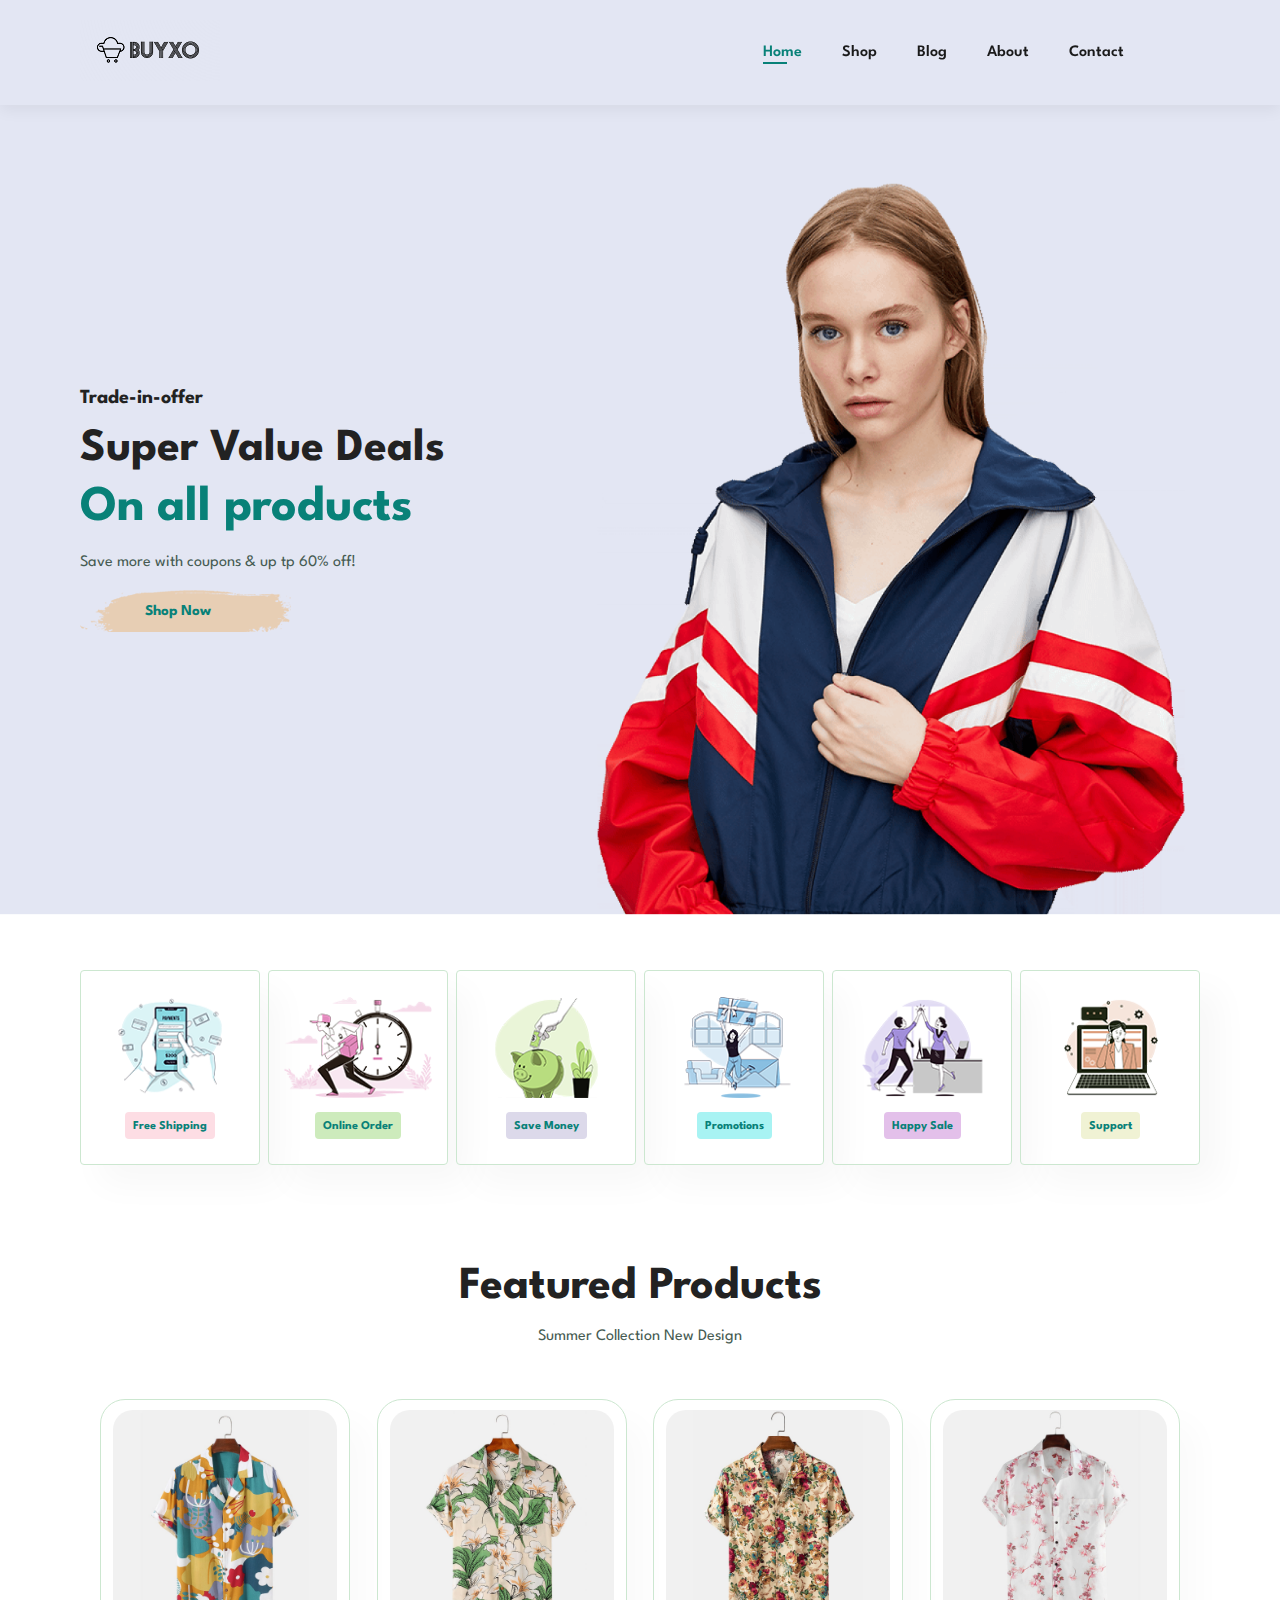
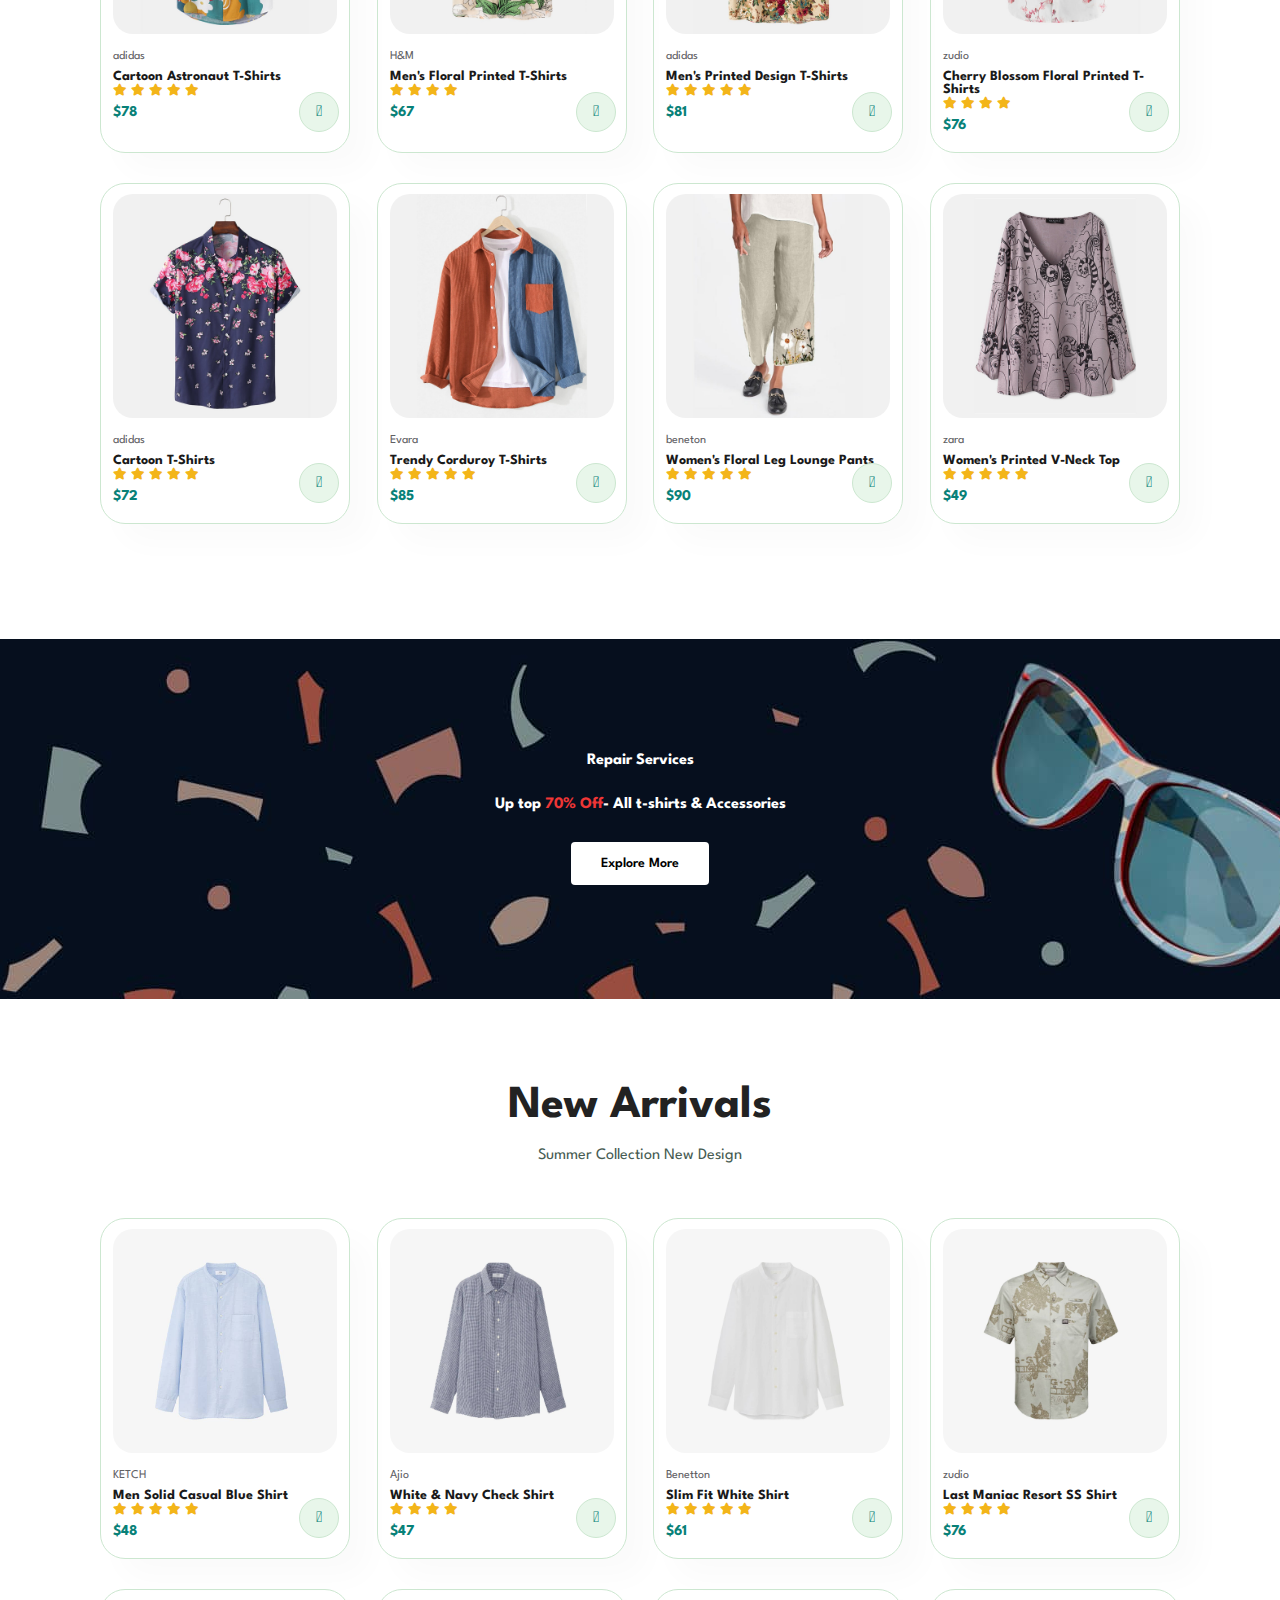
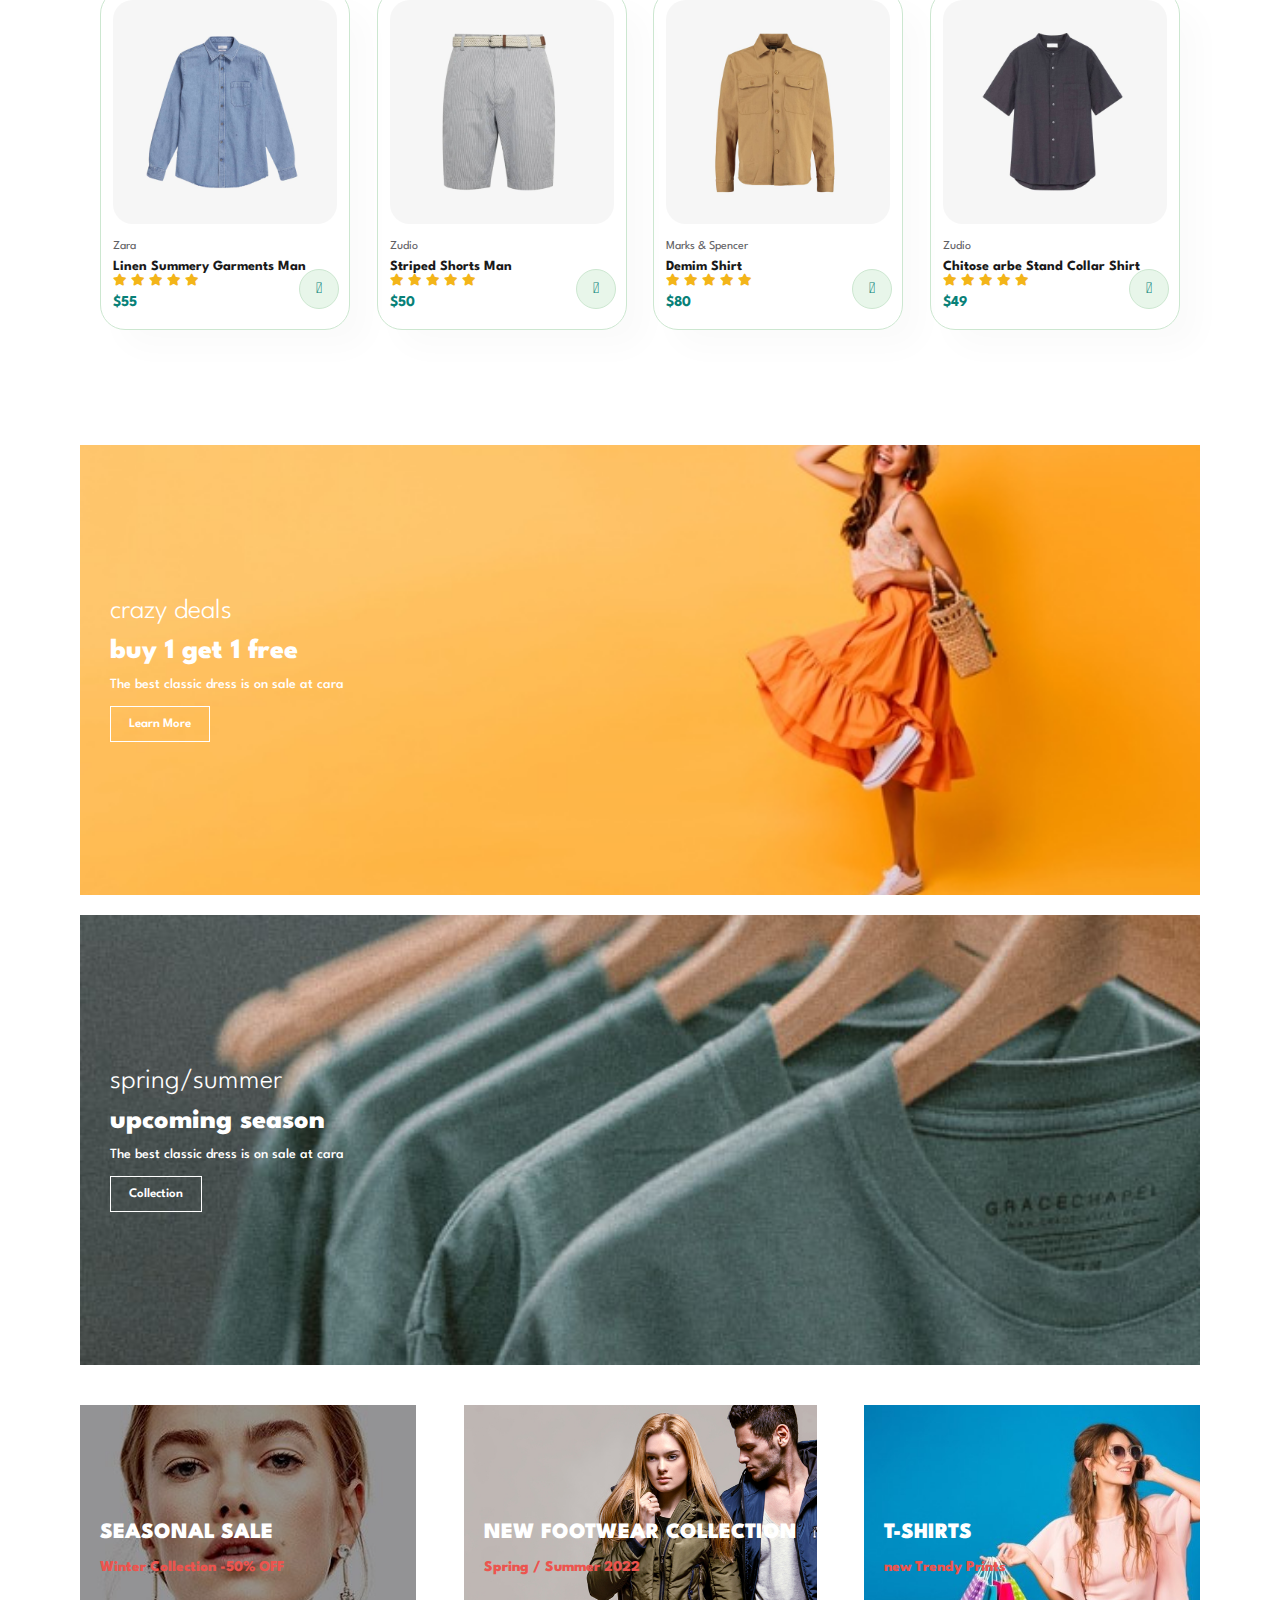
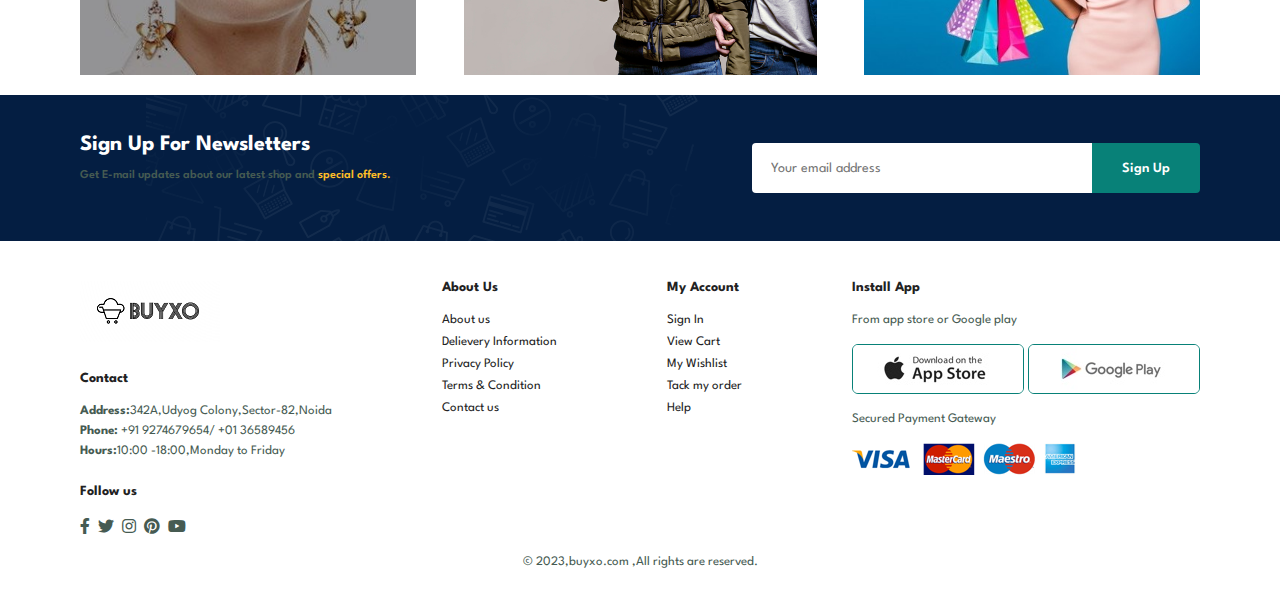
<file: index.html>
<!DOCTYPE html>
<html lang="en">

<head>
  <meta charset="UTF-8" />
  <link rel="icon" href="shopping-cart.png" type="image/png" sizes="914x914" />
  <meta http-equiv="X-UA-Compatible" content="IE=edge" />
  <meta name="viewport" content="width=device-width, initial-scale=1.0" />
  <title>BUYXO</title>
  <link rel="stylesheet" href="https://use.fontawesome.com/releases/v5.15.4/css/all.css" />
  <link rel="stylesheet" href="https://pro.fontawesome.com/releases/v5.10.0/css/all.css" />

  <link rel="stylesheet" href="style.css" />
</head>

<body>
  <section id="header">
    <a href="#"><img class="mylogo" src="img/logo.png" alt="image not found" /></a>
    <div>
      <ul id="navbar">
        <li><a class="active" href="index.html">Home</a></li>
        <li><a href="shop.html">Shop</a></li>
        <li><a href="blog.html">Blog</a></li>
        <li><a href="about.html">About</a></li>
        <li><a href="contact.html">Contact</a></li>
        <li id="lg-bag">
          <a href="cart.html"><i class="far fa-shopping-bag"></i></a>
        </li>
        <a href="#" id="close"><i class="far fa-times"></i></a>
      </ul>
    </div>
    <div id="mobile">
      <a href="cart.html"><i class="far fa-shopping-bag"></i></a>
      <i id="bar" class="fas fa-outdent"></i>
    </div>
  </section>

  <section id="hero">
    <h4>Trade-in-offer</h4>
    <h2>Super Value Deals</h2>
    <h1>On all products</h1>
    <p>Save more with coupons & up tp 60% off!</p>
    <button>Shop Now</button>
  </section>

  <section id="feature" class="section-p1">
    <div class="fe-box">
      <img src="img/features/f1.png" alt="" />
      <h6>Free Shipping</h6>
    </div>
    <div class="fe-box">
      <img src="img/features/f2.png" alt="" />
      <h6>Online Order</h6>
    </div>
    <div class="fe-box">
      <img src="img/features/f3.png" alt="" />
      <h6>Save Money</h6>
    </div>
    <div class="fe-box">
      <img src="img/features/f4.png" alt="" />
      <h6>Promotions</h6>
    </div>
    <div class="fe-box">
      <img src="img/features/f5.png" alt="" />
      <h6>Happy Sale</h6>
    </div>
    <div class="fe-box">
      <img src="img/features/f6.png" alt="" />
      <h6>Support</h6>
    </div>
  </section>

  <section id="product1" class="section-p1">
    <h2>Featured Products</h2>
    <p>Summer Collection New Design</p>
    <div class="pro-container">
      <div class="pro">
        <img src="img/products/f1.jpg" alt="" />
        <div class="des">
          <span>adidas</span>
          <h5>Cartoon Astronaut T-Shirts</h5>
          <div class="star">
            <i class="fas fa-star"></i>
            <i class="fas fa-star"></i>
            <i class="fas fa-star"></i>
            <i class="fas fa-star"></i>
            <i class="fas fa-star"></i>
          </div>
          <h4>$78</h4>
        </div>
        <a href="#"><i class="fal fa-shopping-cart cart"></i></a>
      </div>
      <div class="pro">
        <img src="img/products/f2.jpg" alt="" />
        <div class="des">
          <span>H&M</span>
          <h5>Men's Floral Printed T-Shirts</h5>
          <div class="star">
            <i class="fas fa-star"></i>
            <i class="fas fa-star"></i>
            <i class="fas fa-star"></i>
            <i class="fas fa-star"></i>
            <!-- <i class="fas fa-star"></i> -->
          </div>
          <h4>$67</h4>
        </div>
        <a href="#"><i class="fal fa-shopping-cart cart"></i></a>
      </div>
      <div class="pro">
        <img src="img/products/f3.jpg" alt="" />
        <div class="des">
          <span>adidas</span>
          <h5>Men's Printed Design T-Shirts</h5>
          <div class="star">
            <i class="fas fa-star"></i>
            <i class="fas fa-star"></i>
            <i class="fas fa-star"></i>
            <i class="fas fa-star"></i>
            <i class="fas fa-star"></i>
          </div>
          <h4>$81</h4>
        </div>
        <a href="#"><i class="fal fa-shopping-cart cart"></i></a>
      </div>
      <div class="pro">
        <img src="img/products/f4.jpg" alt="" />
        <div class="des">
          <span>zudio</span>
          <h5>Cherry Blossom Floral Printed T-Shirts</h5>
          <div class="star">
            <i class="fas fa-star"></i>
            <i class="fas fa-star"></i>
            <i class="fas fa-star"></i>
            <i class="fas fa-star"></i>
            <!-- <i class="fas fa-star"></i> -->
          </div>
          <h4>$76</h4>
        </div>
        <a href="#"><i class="fal fa-shopping-cart cart"></i></a>
      </div>
      <div class="pro">
        <img src="img/products/f5.jpg" alt="" />
        <div class="des">
          <span>adidas</span>
          <h5>Cartoon T-Shirts</h5>
          <div class="star">
            <i class="fas fa-star"></i>
            <i class="fas fa-star"></i>
            <i class="fas fa-star"></i>
            <i class="fas fa-star"></i>
            <i class="fas fa-star"></i>
          </div>
          <h4>$72</h4>
        </div>
        <a href="#"><i class="fal fa-shopping-cart cart"></i></a>
      </div>
      <div class="pro">
        <img src="img/products/f6.jpg" alt="" />
        <div class="des">
          <span>Evara</span>
          <h5>Trendy Corduroy T-Shirts</h5>
          <div class="star">
            <i class="fas fa-star"></i>
            <i class="fas fa-star"></i>
            <i class="fas fa-star"></i>
            <i class="fas fa-star"></i>
            <i class="fas fa-star"></i>
          </div>
          <h4>$85</h4>
        </div>
        <a href="#"><i class="fal fa-shopping-cart cart"></i></a>
      </div>
      <div class="pro">
        <img src="img/products/f7.jpg" alt="" />
        <div class="des">
          <span>beneton</span>
          <h5>Women's Floral Leg Lounge Pants</h5>
          <div class="star">
            <i class="fas fa-star"></i>
            <i class="fas fa-star"></i>
            <i class="fas fa-star"></i>
            <i class="fas fa-star"></i>
            <i class="fas fa-star"></i>
          </div>
          <h4>$90</h4>
        </div>
        <a href="#"><i class="fal fa-shopping-cart cart"></i></a>
      </div>
      <div class="pro">
        <img src="img/products/f8.jpg" alt="" />
        <div class="des">
          <span>zara</span>
          <h5>Women's Printed V-Neck Top</h5>
          <div class="star">
            <i class="fas fa-star"></i>
            <i class="fas fa-star"></i>
            <i class="fas fa-star"></i>
            <i class="fas fa-star"></i>
            <i class="fas fa-star"></i>
          </div>
          <h4>$49</h4>
        </div>
        <a href="#"><i class="fal fa-shopping-cart cart"></i></a>
      </div>
    </div>
  </section>

  <section id="banner" class="section-m1">
    <h4>Repair Services</h4>
    <h2>Up top <span>70% Off</span>- All t-shirts & Accessories</h2>
    <button class="normal">Explore More</button>
  </section>

  <section id="product1" class="section-p1">
    <h2>New Arrivals</h2>
    <p>Summer Collection New Design</p>
    <div class="pro-container">
      <div class="pro">
        <img src="img/products/n1.jpg" alt="" />
        <div class="des">
          <span>KETCH</span>
          <h5>Men Solid Casual Blue Shirt</h5>
          <div class="star">
            <i class="fas fa-star"></i>
            <i class="fas fa-star"></i>
            <i class="fas fa-star"></i>
            <i class="fas fa-star"></i>
            <i class="fas fa-star"></i>
          </div>
          <h4>$48</h4>
        </div>
        <a href="#"><i class="fal fa-shopping-cart cart"></i></a>
      </div>
      <div class="pro">
        <img src="img/products/n2.jpg" alt="" />
        <div class="des">
          <span>Ajio</span>
          <h5>White & Navy Check Shirt</h5>
          <div class="star">
            <i class="fas fa-star"></i>
            <i class="fas fa-star"></i>
            <i class="fas fa-star"></i>
            <i class="fas fa-star"></i>
            <!-- <i class="fas fa-star"></i> -->
          </div>
          <h4>$47</h4>
        </div>
        <a href="#"><i class="fal fa-shopping-cart cart"></i></a>
      </div>
      <div class="pro">
        <img src="img/products/n3.jpg" alt="" />
        <div class="des">
          <span>Benetton</span>
          <h5>Slim Fit White Shirt</h5>
          <div class="star">
            <i class="fas fa-star"></i>
            <i class="fas fa-star"></i>
            <i class="fas fa-star"></i>
            <i class="fas fa-star"></i>
            <i class="fas fa-star"></i>
          </div>
          <h4>$61</h4>
        </div>
        <a href="#"><i class="fal fa-shopping-cart cart"></i></a>
      </div>
      <div class="pro">
        <img src="img/products/n4.jpg" alt="" />
        <div class="des">
          <span>zudio</span>
          <h5>Last Maniac Resort SS Shirt</h5>
          <div class="star">
            <i class="fas fa-star"></i>
            <i class="fas fa-star"></i>
            <i class="fas fa-star"></i>
            <i class="fas fa-star"></i>
            <!-- <i class="fas fa-star"></i> -->
          </div>
          <h4>$76</h4>
        </div>
        <a href="#"><i class="fal fa-shopping-cart cart"></i></a>
      </div>
      <div class="pro">
        <img src="img/products/n5.jpg" alt="" />
        <div class="des">
          <span>Zara</span>
          <h5>Linen Summery Garments Man</h5>
          <div class="star">
            <i class="fas fa-star"></i>
            <i class="fas fa-star"></i>
            <i class="fas fa-star"></i>
            <i class="fas fa-star"></i>
            <i class="fas fa-star"></i>
          </div>
          <h4>$55</h4>
        </div>
        <a href="#"><i class="fal fa-shopping-cart cart"></i></a>
      </div>
      <div class="pro">
        <img src="img/products/n6.jpg" alt="" />
        <div class="des">
          <span>Zudio</span>
          <h5>Striped Shorts Man</h5>
          <div class="star">
            <i class="fas fa-star"></i>
            <i class="fas fa-star"></i>
            <i class="fas fa-star"></i>
            <i class="fas fa-star"></i>
            <i class="fas fa-star"></i>
          </div>
          <h4>$50</h4>
        </div>
        <a href="#"><i class="fal fa-shopping-cart cart"></i></a>
      </div>
      <div class="pro">
        <img src="img/products/n7.jpg" alt="" />
        <div class="des">
          <span>Marks & Spencer</span>
          <h5>Demim Shirt</h5>
          <div class="star">
            <i class="fas fa-star"></i>
            <i class="fas fa-star"></i>
            <i class="fas fa-star"></i>
            <i class="fas fa-star"></i>
            <i class="fas fa-star"></i>
          </div>
          <h4>$80</h4>
        </div>
        <a href="#"><i class="fal fa-shopping-cart cart"></i></a>
      </div>
      <div class="pro">
        <img src="img/products/n8.jpg" alt="" />
        <div class="des">
          <span>Zudio</span>
          <h5>Chitose arbe Stand Collar Shirt</h5>
          <div class="star">
            <i class="fas fa-star"></i>
            <i class="fas fa-star"></i>
            <i class="fas fa-star"></i>
            <i class="fas fa-star"></i>
            <i class="fas fa-star"></i>
          </div>
          <h4>$49</h4>
        </div>
        <a href="#"><i class="fal fa-shopping-cart cart"></i></a>
      </div>
    </div>
  </section>

  <section id="sm-banner" class="section-p1">
    <div class="banner-box">
      <h4>crazy deals</h4>
      <h2>buy 1 get 1 free</h2>
      <span>The best classic dress is on sale at cara</span><button class="white">Learn More</button>
    </div>
    <div class="banner-box banner-box2">
      <h4>spring/summer</h4>
      <h2>upcoming season</h2>
      <span>The best classic dress is on sale at cara</span><button class="white">Collection</button>
    </div>
  </section>

  <section id="banner3">
    <div class="banner-box">
      <h2>SEASONAL SALE</h2>
      <h3>Winter Collection -50% OFF</h3>
    </div>
    <div class="banner-box banner-box2">
      <h2>NEW FOOTWEAR COLLECTION</h2>
      <h3>Spring / Summer 2022</h3>
    </div>
    <div class="banner-box banner-box3">
      <h2>T-SHIRTS</h2>
      <h3>new Trendy Prints</h3>
    </div>
  </section>

  <section id="newsletter" class="section-p1" class="section-m1">
    <div class="newstext">
      <h4>Sign Up For Newsletters</h4>
      <p>
        Get E-mail updates about our latest shop and
        <span>special offers.</span>
      </p>
    </div>
    <div class="form">
      <input type="text" placeholder="Your email address" /><button class="normal">
        Sign Up
      </button>
    </div>
  </section>

  <footer class="section-p1">
    <div class="footer">
      <div class="col">
        <img class="logo" src="img/logo.png" alt="image not found" />
        <h4>Contact</h4>
        <p><strong>Address:</strong>342A,Udyog Colony,Sector-82,Noida</p>
        <p><strong>Phone:</strong> +91 9274679654/ +01 36589456</p>
        <p><strong>Hours:</strong>10:00 -18:00,Monday to Friday</p>
        <div class="follow">
          <h4>Follow us</h4>
          <div class="icon">
            <i class="fab fa-facebook-f"></i>
            <i class="fab fa-twitter"></i>
            <i class="fab fa-instagram"></i>
            <i class="fab fa-pinterest"></i>
            <i class="fab fa-youtube"></i>
          </div>
        </div>
      </div>

      <div class="col">
        <h4>About Us</h4>
        <a href="#">About us</a>
        <a href="#">Delievery Information</a>
        <a href="#">Privacy Policy</a>
        <a href="#">Terms & Condition</a>
        <a href="#">Contact us</a>
      </div>
      <div class="col">
        <h4>My Account</h4>
        <a href="#">Sign In</a>
        <a href="#">View Cart</a>
        <a href="#">My Wishlist</a>
        <a href="#">Tack my order</a>
        <a href="#">Help</a>
      </div>
      <div class="col install">
        <h4>Install App</h4>
        <p>From app store or Google play</p>
        <div class="row">
          <img src="img/pay/app.jpg" alt="" />
          <img src="img/pay/play.jpg" alt="" />
        </div>
        <p>Secured Payment Gateway</p>
        <img src="img/pay/pay.png" alt="" />
      </div>
    </div>

    <div class="copyright">
      <p>© 2023,buyxo.com ,All rights are reserved.</p>
    </div>
  </footer>

  <script src="script.js"></script>
</body>

</html>
</file>
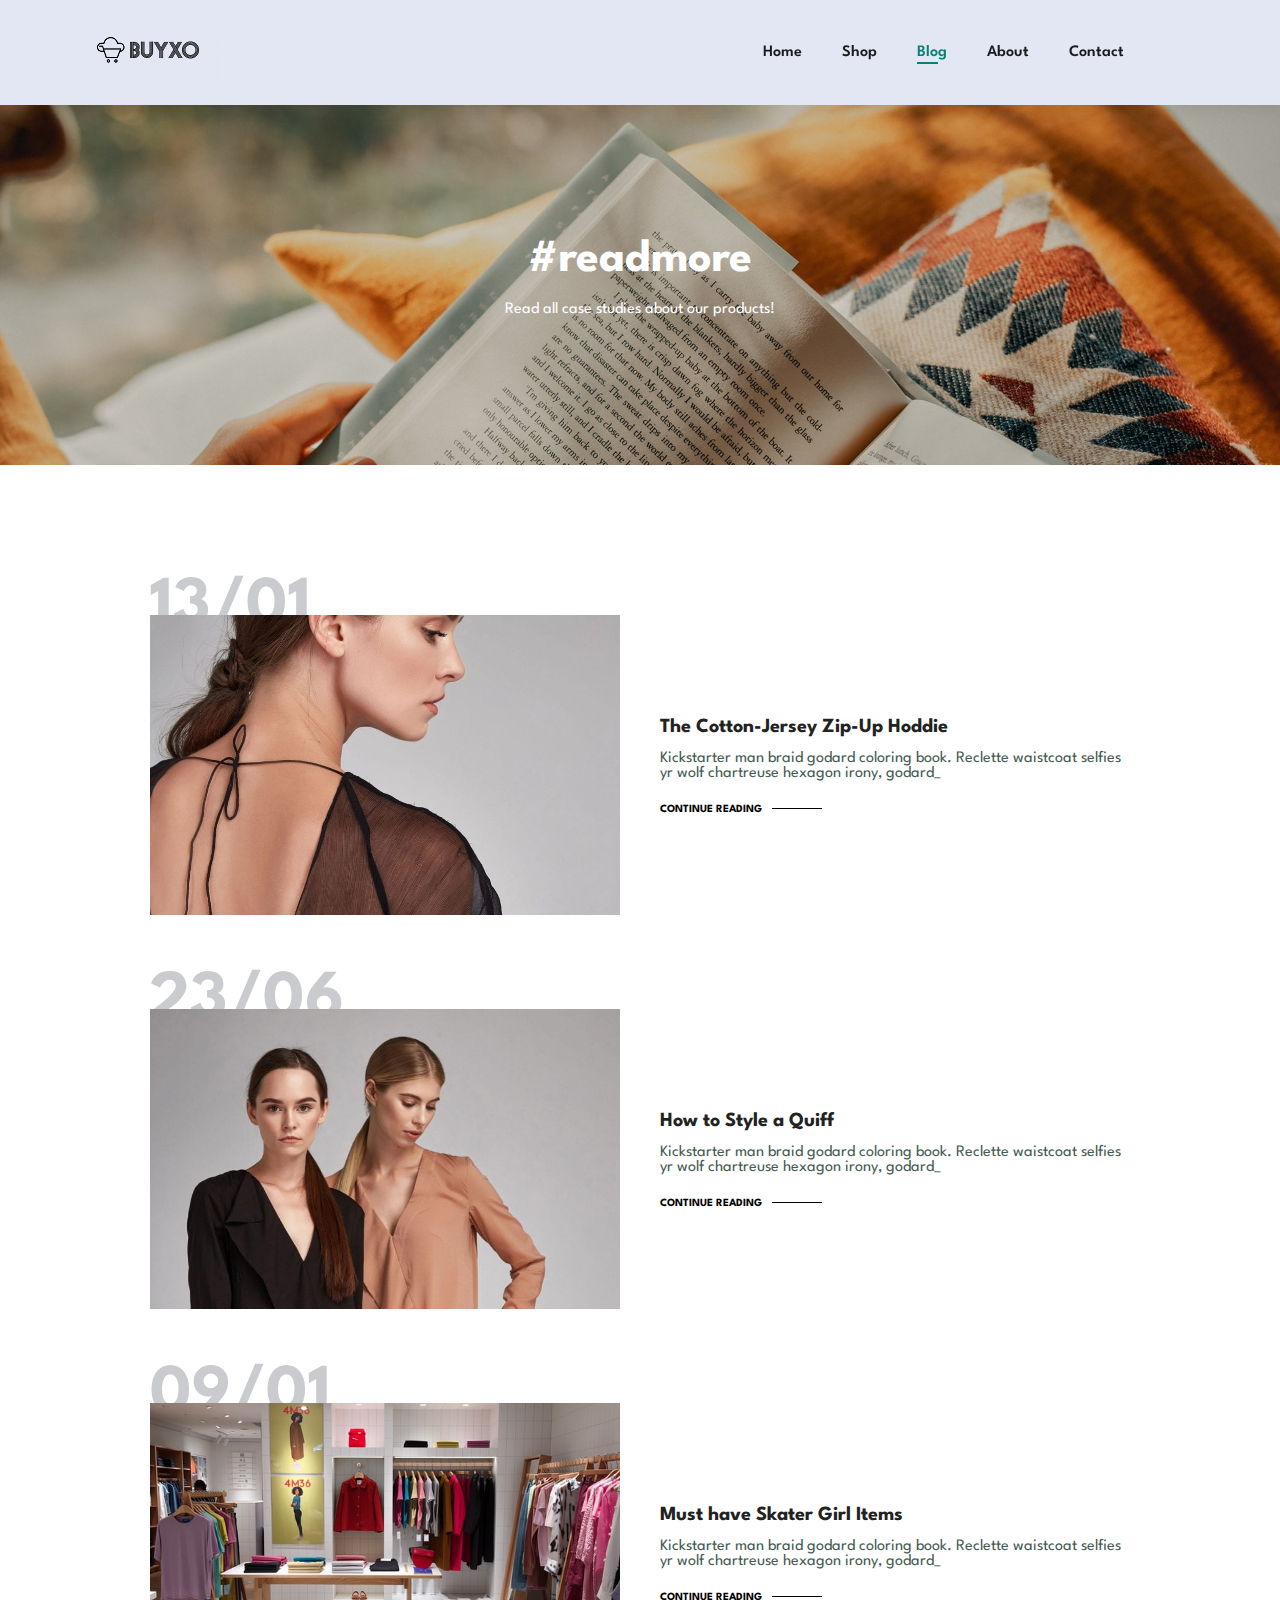
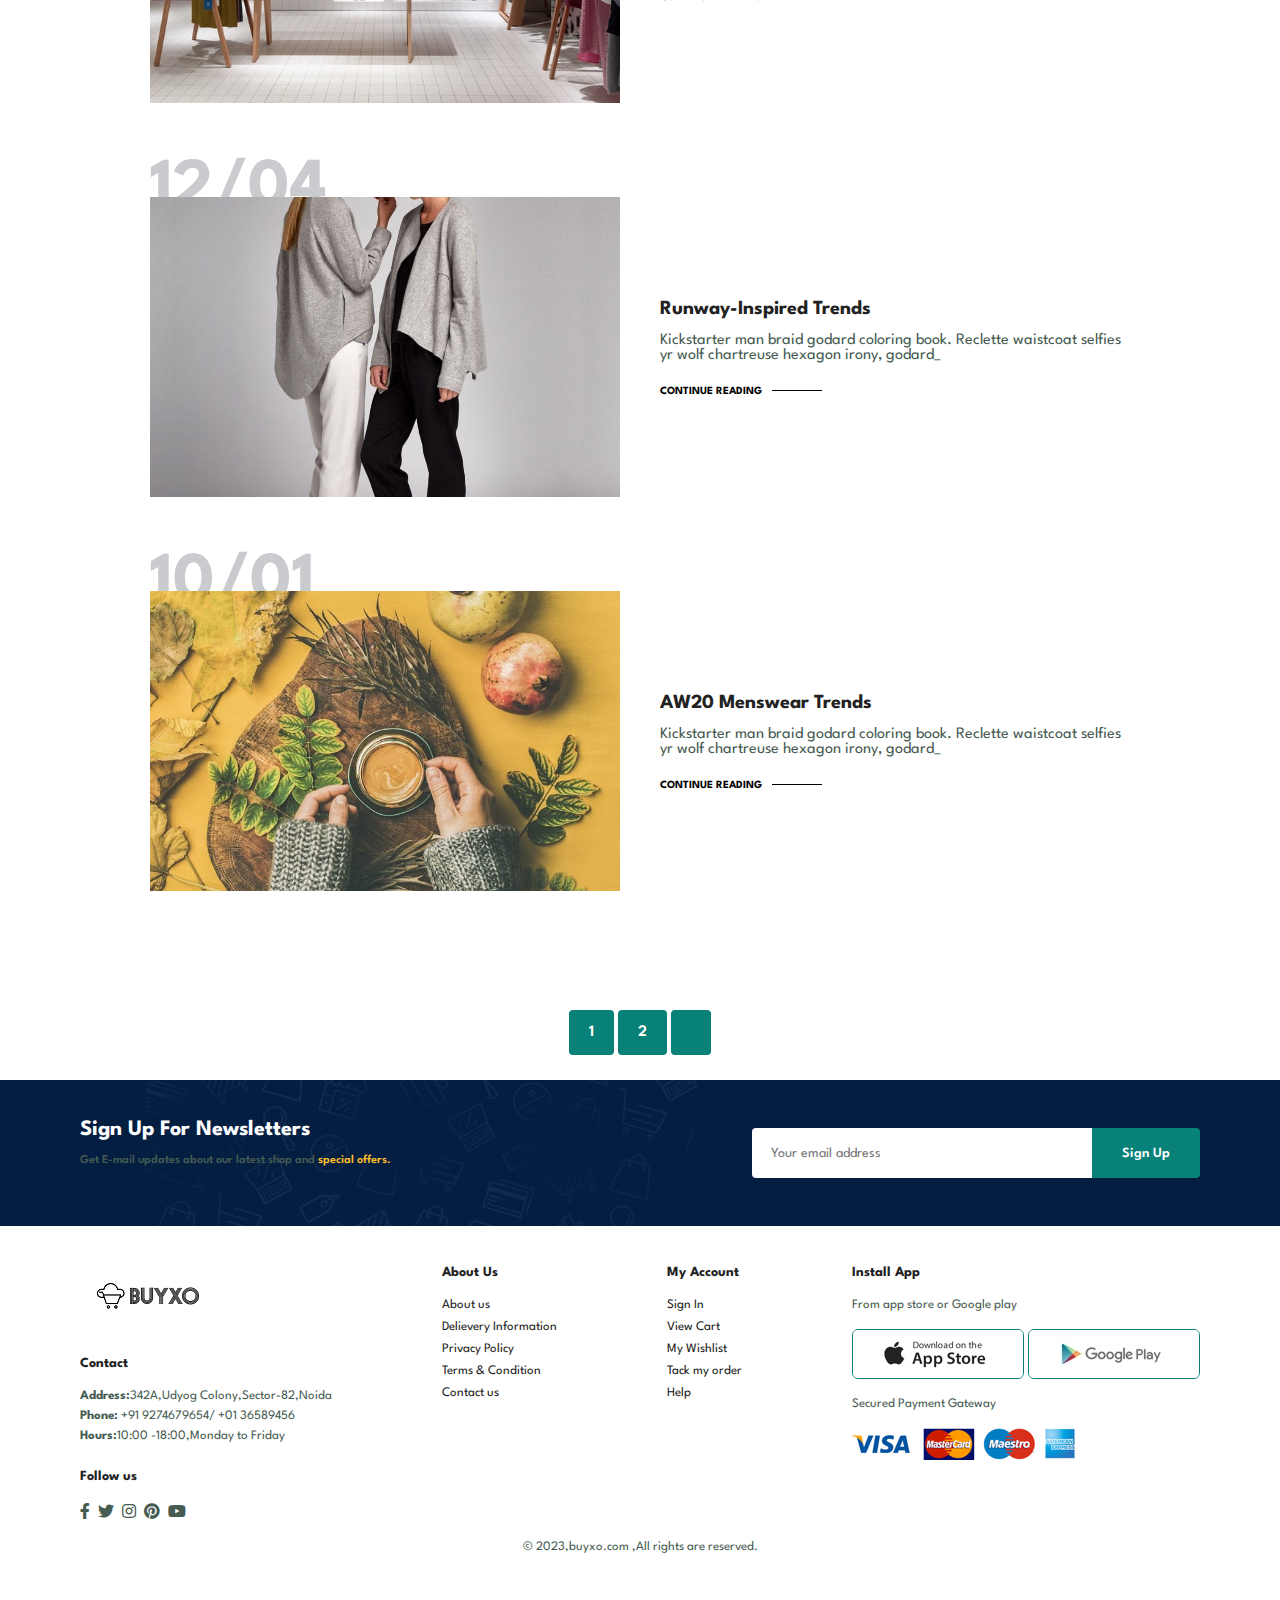
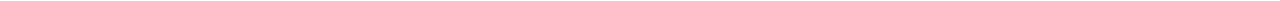
<file: blog.html>
<!DOCTYPE html>
<html lang="en">
  <head>
    <meta charset="UTF-8" />
    <meta http-equiv="X-UA-Compatible" content="IE=edge" />
    <meta name="viewport" content="width=device-width, initial-scale=1.0" />
    <title>BUYXO</title>
    <link
      rel="stylesheet"
      href="https://pro.fontawesome.com/releases/v5.10.0/css/all.css"
    />

    <link rel="stylesheet" href="style.css" />
  </head>

  <body>
    <section id="header">
      <a href="#"
        ><img class="mylogo" src="img/logo.png" alt="image not found"
      /></a>
      <div>
        <ul id="navbar">
          <li><a href="index.html">Home</a></li>
          <li><a href="shop.html">Shop</a></li>
          <li><a class="active" href="blog.html">Blog</a></li>
          <li><a href="about.html">About</a></li>
          <li><a href="contact.html">Contact</a></li>
          <li id="lg-bag">
            <a href="cart.html"><i class="far fa-shopping-bag"></i></a>
          </li>
          <a href="#" id="close"><i class="far fa-times"></i></a>
        </ul>
      </div>
      <div id="mobile">
        <a href="cart.html"><i class="far fa-shopping-bag"></i></a>
        <i id="bar" class="fas fa-outdent"></i>
      </div>
    </section>

    <section id="page-header" class="blog-header">
      <h2>#readmore</h2>
      <p>Read all case studies about our products!</p>
    </section>

    <section id="blog">
      <div class="blog-box">
        <div class="blog-img">
          <img src="img/blog/b1.jpg" alt="" />
        </div>
        <div class="blog-details">
          <h4>The Cotton-Jersey Zip-Up Hoddie</h4>
          <p>
            Kickstarter man braid godard coloring book. Reclette waistcoat
            selfies yr wolf chartreuse hexagon irony, godard_
          </p>
          <a href="#">CONTINUE READING</a>
        </div>
        <h1>13/01</h1>
      </div>
      <div class="blog-box">
        <div class="blog-img">
          <img src="img/blog/b2.jpg" alt="" />
        </div>
        <div class="blog-details">
          <h4>How to Style a Quiff</h4>
          <p>
            Kickstarter man braid godard coloring book. Reclette waistcoat
            selfies yr wolf chartreuse hexagon irony, godard_
          </p>
          <a href="#">CONTINUE READING</a>
        </div>
        <h1>23/06</h1>
      </div>
      <div class="blog-box">
        <div class="blog-img">
          <img src="img/blog/b3.jpg" alt="" />
        </div>
        <div class="blog-details">
          <h4>Must have Skater Girl Items</h4>
          <p>
            Kickstarter man braid godard coloring book. Reclette waistcoat
            selfies yr wolf chartreuse hexagon irony, godard_
          </p>
          <a href="#">CONTINUE READING</a>
        </div>
        <h1>09/01</h1>
      </div>
      <div class="blog-box">
        <div class="blog-img">
          <img src="img/blog/b4.jpg" alt="" />
        </div>
        <div class="blog-details">
          <h4>Runway-Inspired Trends</h4>
          <p>
            Kickstarter man braid godard coloring book. Reclette waistcoat
            selfies yr wolf chartreuse hexagon irony, godard_
          </p>
          <a href="#">CONTINUE READING</a>
        </div>
        <h1>12/04</h1>
      </div>
      <div class="blog-box">
        <div class="blog-img">
          <img src="img/blog/b6.jpg" alt="" />
        </div>
        <div class="blog-details">
          <h4>AW20 Menswear Trends</h4>
          <p>
            Kickstarter man braid godard coloring book. Reclette waistcoat
            selfies yr wolf chartreuse hexagon irony, godard_
          </p>
          <a href="#">CONTINUE READING</a>
        </div>
        <h1>10/01</h1>
      </div>
    </section>

    <section id="pagination" class="section-p1">
      <a href="">1</a>
      <a href="">2</a>
      <a href=""><i class="fal fa-long-arrow-right"></i></a>
    </section>

    <section id="newsletter" class="section-p1" class="section-m1">
      <div class="newstext">
        <h4>Sign Up For Newsletters</h4>
        <p>
          Get E-mail updates about our latest shop and
          <span>special offers.</span>
        </p>
      </div>
      <div class="form">
        <input type="text" placeholder="Your email address" /><button
          class="normal"
        >
          Sign Up
        </button>
      </div>
    </section>

    <footer class="section-p1">
      <div class="footer">
        <div class="col">
          <img class="logo" src="img/logo.png" alt="image not found" />
          <h4>Contact</h4>
          <p><strong>Address:</strong>342A,Udyog Colony,Sector-82,Noida</p>
          <p><strong>Phone:</strong> +91 9274679654/ +01 36589456</p>
          <p><strong>Hours:</strong>10:00 -18:00,Monday to Friday</p>
          <div class="follow">
            <h4>Follow us</h4>
            <div class="icon">
              <i class="fab fa-facebook-f"></i>
              <i class="fab fa-twitter"></i>
              <i class="fab fa-instagram"></i>
              <i class="fab fa-pinterest"></i>
              <i class="fab fa-youtube"></i>
            </div>
          </div>
        </div>

        <div class="col">
          <h4>About Us</h4>
          <a href="#">About us</a>
          <a href="#">Delievery Information</a>
          <a href="#">Privacy Policy</a>
          <a href="#">Terms & Condition</a>
          <a href="#">Contact us</a>
        </div>
        <div class="col">
          <h4>My Account</h4>
          <a href="#">Sign In</a>
          <a href="#">View Cart</a>
          <a href="#">My Wishlist</a>
          <a href="#">Tack my order</a>
          <a href="#">Help</a>
        </div>
        <div class="col install">
          <h4>Install App</h4>
          <p>From app store or Google play</p>
          <div class="row">
            <img src="img/pay/app.jpg" alt="" />
            <img src="img/pay/play.jpg" alt="" />
          </div>
          <p>Secured Payment Gateway</p>
          <img src="img/pay/pay.png" alt="" />
        </div>
      </div>

      <div class="copyright">
        <p>© 2023,buyxo.com ,All rights are reserved.</p>
      </div>
    </footer>

    <script src="script.js"></script>
  </body>
</html>
</file>
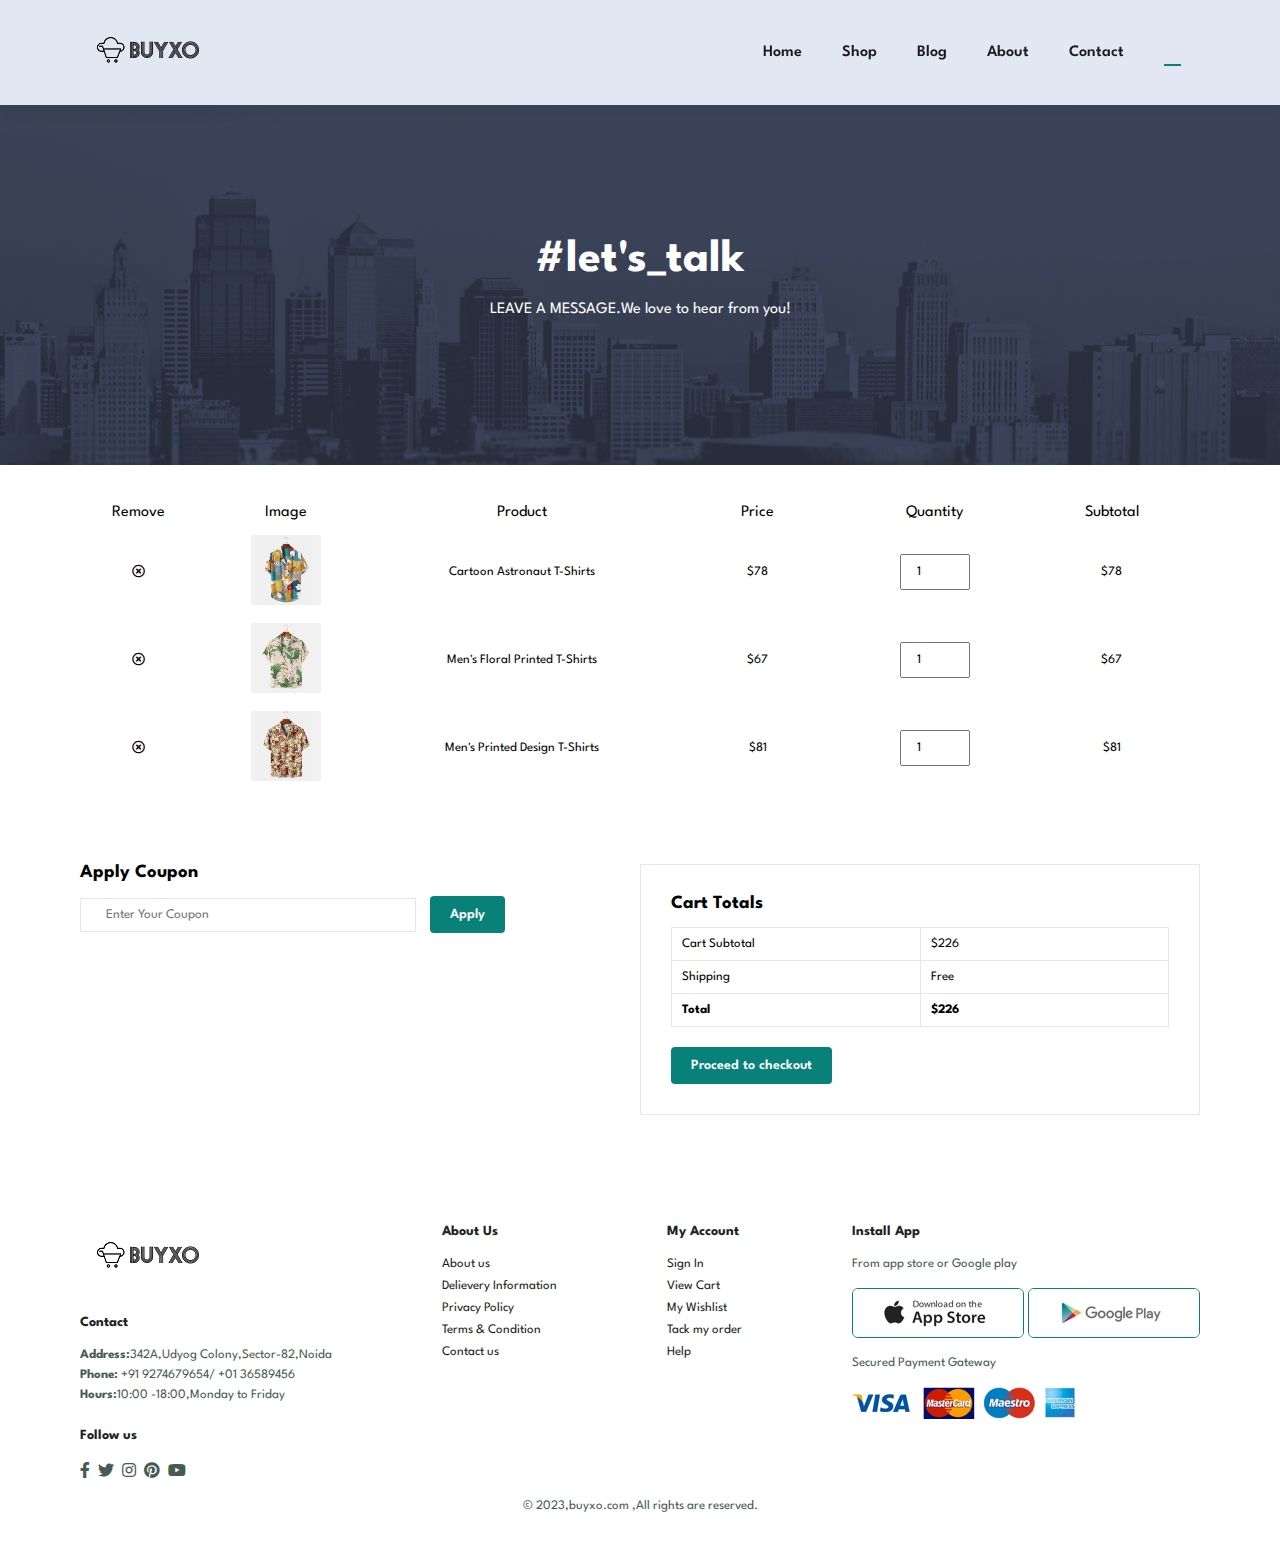
<file: cart.html>
<!DOCTYPE html>
<html lang="en">
  <head>
    <meta charset="UTF-8" />
    <meta http-equiv="X-UA-Compatible" content="IE=edge" />
    <meta name="viewport" content="width=device-width, initial-scale=1.0" />
    <title>BUYXO</title>

    <link
      rel="stylesheet"
      href="https://pro.fontawesome.com/releases/v5.10.0/css/all.css"
    />

    <link rel="stylesheet" href="style.css" />
  </head>

  <body>
    <section id="header">
      <a href="#"><img class="mylogo" src="img/logo.png" alt="image not found" /></a>
      <div>
        <ul id="navbar">
          <li><a href="index.html">Home</a></li>
          <li><a href="shop.html">Shop</a></li>
          <li><a href="blog.html">Blog</a></li>
          <li><a href="about.html">About</a></li>
          <li><a href="contact.html">Contact</a></li>
          <li id="lg-bag">
            <a class="active" href="cart.html"
              ><i class="far fa-shopping-bag"></i
            ></a>
          </li>
          <a href="#" id="close"><i class="far fa-times"></i></a>
        </ul>
      </div>
      <div id="mobile">
        <a href="cart.html"><i class="far fa-shopping-bag"></i></a>
        <i id="bar" class="fas fa-outdent"></i>
      </div>
    </section>

    <section id="page-header" class="about-header">
      <h2>#let's_talk</h2>
      <p>LEAVE A MESSAGE.We love to hear from you!</p>
    </section>

    <section id="cart" class="section-p1">
      <table width="100%">
        <thead>
          <tr>
            <td>Remove</td>
            <td>Image</td>
            <td>Product</td>
            <td>Price</td>
            <td>Quantity</td>
            <td>Subtotal</td>
          </tr>
        </thead>
        <tbody>
            <tr>
                <td><a href="#"></a><i class="far fa-times-circle"></i></a></td>
                <td><img src="img/products/f1.jpg" alt=""></td>
                <td>Cartoon Astronaut T-Shirts</td>
                <td>$78</td>
                <td><input type="number" value="1"></td>
                <td>$78</td>
            </tr>
            <tr>
                <td><a href="#"></a><i class="far fa-times-circle"></i></a></td>
                <td><img src="img/products/f2.jpg" alt=""></td>
                <td>Men's Floral Printed T-Shirts</td>
                <td>$67</td>
                <td><input type="number" value="1"></td>
                <td>$67</td>
            </tr>
            <tr>
                <td><a href="#"></a><i class="far fa-times-circle"></i></a></td>
                <td><img src="img/products/f3.jpg" alt=""></td>
                <td>Men's Printed Design T-Shirts</td>
                <td>$81</td>
                <td><input type="number" value="1"></td>
                <td>$81</td>
            </tr>
        </tbody>
      </table>
    </section>

    <section id="cart-add" class="section-p1">
        <div id="coupon">
            <h3>Apply Coupon</h3>
            <div>
                <input type="text" placeholder="Enter Your Coupon">
                <button class="normal">Apply</button>
            </div>
        </div>

        <div id="subtotal">
            <h3>Cart Totals</h3>
            <table>
              <tr>
                <td>Cart Subtotal</td>
                <td>$226</td>
              </tr>
              <tr>
                <td>Shipping</td>
                <td>Free</td>
              </tr>
              <tr>
                <td><strong>Total</strong></td>
                <td><strong>$226</strong></td>
              </tr>  
            </table>
            <button class="normal">Proceed to checkout</button>
        </div>
    </section>

    <footer class="section-p1">
      <div class="footer">
        <div class="col">
          <img class="logo" src="img/logo.png" alt="image not found" />
          <h4>Contact</h4>
          <p><strong>Address:</strong>342A,Udyog Colony,Sector-82,Noida</p>
          <p><strong>Phone:</strong> +91 9274679654/ +01 36589456</p>
          <p><strong>Hours:</strong>10:00 -18:00,Monday to Friday</p>
          <div class="follow">
            <h4>Follow us</h4>
            <div class="icon">
              <i class="fab fa-facebook-f"></i>
              <i class="fab fa-twitter"></i>
              <i class="fab fa-instagram"></i>
              <i class="fab fa-pinterest"></i>
              <i class="fab fa-youtube"></i>
            </div>
          </div>
        </div>

        <div class="col">
          <h4>About Us</h4>
          <a href="#">About us</a>
          <a href="#">Delievery Information</a>
          <a href="#">Privacy Policy</a>
          <a href="#">Terms & Condition</a>
          <a href="#">Contact us</a>
        </div>
        <div class="col">
          <h4>My Account</h4>
          <a href="#">Sign In</a>
          <a href="#">View Cart</a>
          <a href="#">My Wishlist</a>
          <a href="#">Tack my order</a>
          <a href="#">Help</a>
        </div>
        <div class="col install">
          <h4>Install App</h4>
          <p>From app store or Google play</p>
          <div class="row">
            <img src="img/pay/app.jpg" alt="" />
            <img src="img/pay/play.jpg" alt="" />
          </div>
          <p>Secured Payment Gateway</p>
          <img src="img/pay/pay.png" alt="" />
        </div>
      </div>

      <div class="copyright">
        <p>© 2023,buyxo.com ,All rights are reserved.</p>
      </div>
    </footer>

    <script src="script.js"></script>
  </body>
</html>
</file>
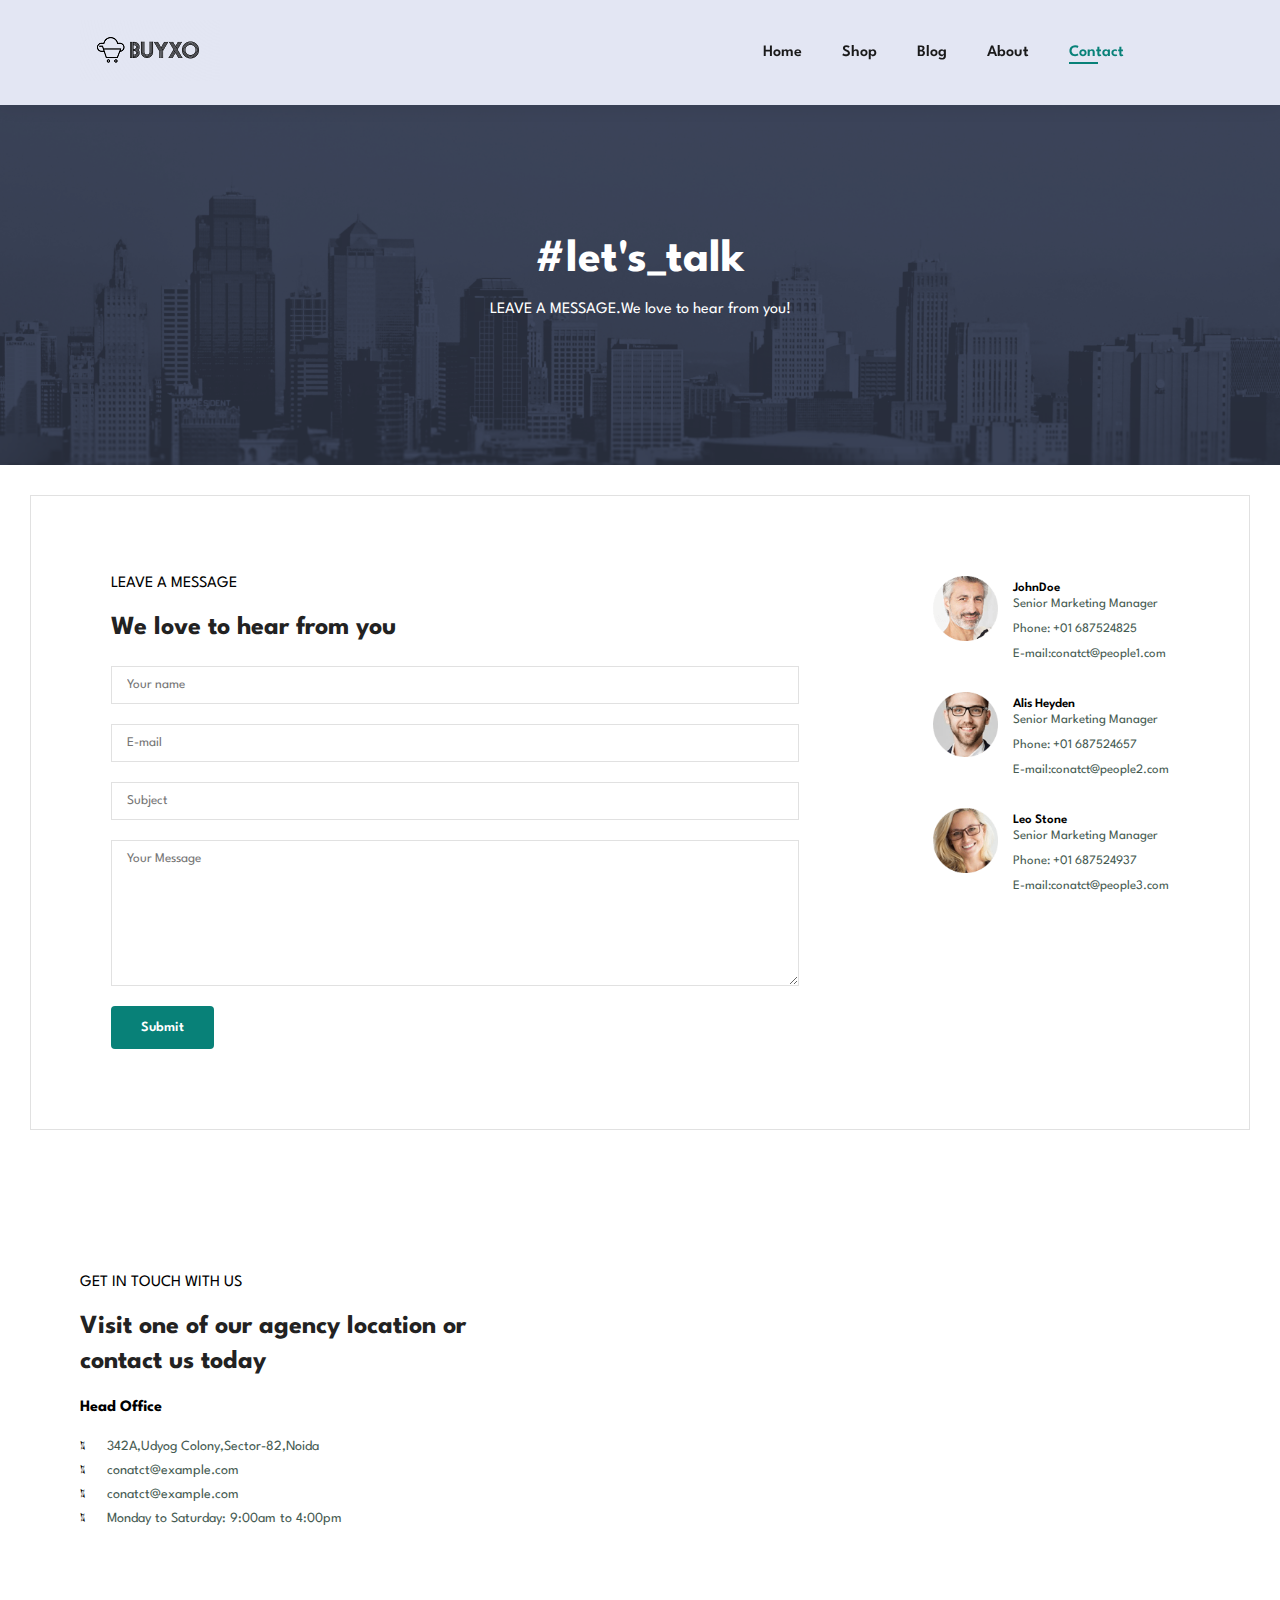
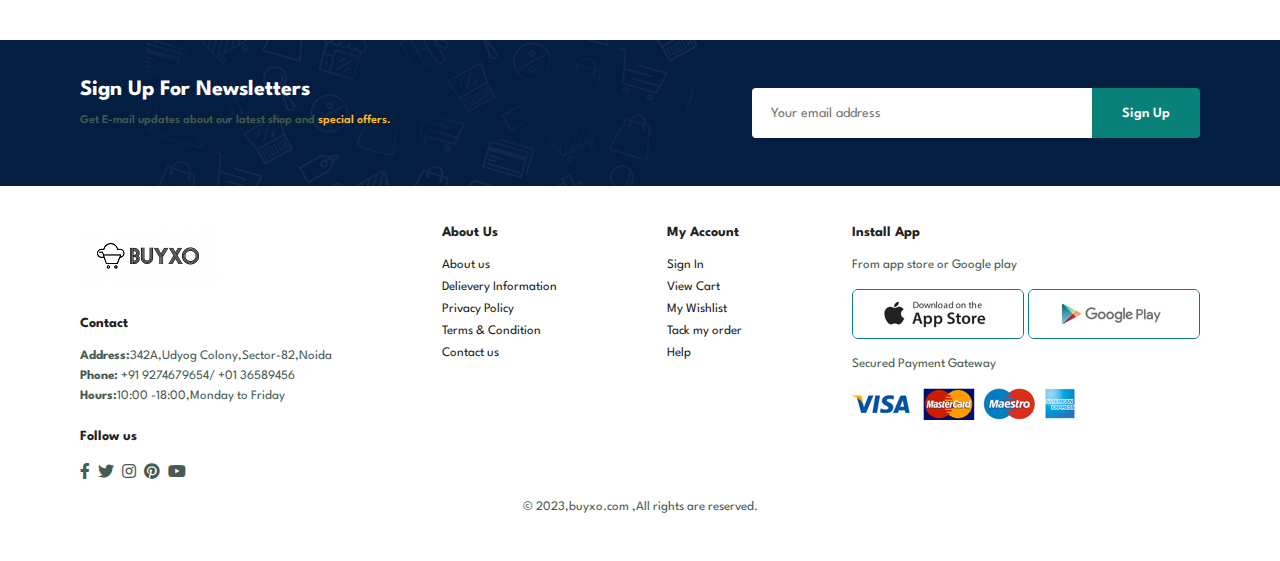
<file: contact.html>
<!DOCTYPE html>
<html lang="en">
  <head>
    <meta charset="UTF-8" />
    <meta http-equiv="X-UA-Compatible" content="IE=edge" />
    <meta name="viewport" content="width=device-width, initial-scale=1.0" />
    <title>BUYXO</title>

    <link
      rel="stylesheet"
      href="https://pro.fontawesome.com/releases/v5.10.0/css/all.css"
    />

    <link rel="stylesheet" href="style.css" />
  </head>

  <body>
    <section id="header">
      <a href="#"
        ><img class="mylogo" src="img/logo.png" alt="image not found"
      /></a>
      <div>
        <ul id="navbar">
          <li><a href="index.html">Home</a></li>
          <li><a href="shop.html">Shop</a></li>
          <li><a href="blog.html">Blog</a></li>
          <li><a href="about.html">About</a></li>
          <li><a class="active" href="contact.html">Contact</a></li>
          <li id="lg-bag">
            <a href="cart.html"><i class="far fa-shopping-bag"></i></a>
          </li>
          <a href="#" id="close"><i class="far fa-times"></i></a>
        </ul>
      </div>
      <div id="mobile">
        <a href="cart.html"><i class="far fa-shopping-bag"></i></a>
        <i id="bar" class="fas fa-outdent"></i>
      </div>
    </section>

    <section id="page-header" class="about-header">
      <h2>#let's_talk</h2>
      <p>LEAVE A MESSAGE.We love to hear from you!</p>
    </section>

    <section id="form-details">
      <form action="">
        <span>LEAVE A MESSAGE</span>
        <h2>We love to hear from you</h2>
        <input type="text" placeholder="Your name" />
        <input type="text" placeholder="E-mail" />
        <input type="text" placeholder="Subject" />
        <textarea
          name=""
          id=""
          cols="30"
          rows="10"
          placeholder="Your Message"
        ></textarea>
        <button class="normal">Submit</button>
      </form>

      <div class="people">
        <div>
          <img src="img/people/1.png" alt="" />
          <p>
            <span>JohnDoe</span>Senior Marketing Manager <br />Phone: +01
            687524825 <br />E-mail:conatct@people1.com
          </p>
        </div>
        <div>
          <img src="img/people/2.png" alt="" />
          <p>
            <span>Alis Heyden</span>Senior Marketing Manager <br />Phone: +01
            687524657 <br />E-mail:conatct@people2.com
          </p>
        </div>
        <div>
          <img src="img/people/3.png" alt="" />
          <p>
            <span>Leo Stone</span>Senior Marketing Manager <br />Phone: +01
            687524937 <br />E-mail:conatct@people3.com
          </p>
        </div>
      </div>
    </section>

    <section id="contact-details" class="section-p1">
      <div class="details">
        <span> GET IN TOUCH WITH US</span>
        <h2>Visit one of our agency location or contact us today</h2>
        <h3>Head Office</h3>
        <div>
          <li>
            <i class="fal fa-map"></i>
            <p>342A,Udyog Colony,Sector-82,Noida</p>
          </li>
          <li>
            <i class="fal fa-envelope"></i>
            <p>conatct@example.com</p>
          </li>
          <li>
            <i class="fal fa-phone-alt"></i>
            <p>conatct@example.com</p>
          </li>
          <li>
            <i class="fal fa-clock"></i>
            <p>Monday to Saturday: 9:00am to 4:00pm</p>
          </li>
        </div>
      </div>

      <div class="map">
        <iframe
          src="https://www.google.com/maps/embed?pb=!1m18!1m12!1m3!1d14025.192236705965!2d77.40000857583723!3d28.50067886928991!2m3!1f0!2f0!3f0!3m2!1i1024!2i768!4f13.1!3m3!1m2!1s0x390ce859a91a978b%3A0xdcce4fceb1142e3b!2sAdvant%20Navis%20Business%20Park!5e0!3m2!1sen!2sin!4v1694762531076!5m2!1sen!2sin"
          width="600"
          height="450"
          style="border: 0"
          allowfullscreen=""
          loading="lazy"
          referrerpolicy="no-referrer-when-downgrade"
        ></iframe>
      </div>
    </section>

    <section id="newsletter" class="section-p1" class="section-m1">
      <div class="newstext">
        <h4>Sign Up For Newsletters</h4>
        <p>
          Get E-mail updates about our latest shop and
          <span>special offers.</span>
        </p>
      </div>
      <div class="form">
        <input type="text" placeholder="Your email address" /><button
          class="normal"
        >
          Sign Up
        </button>
      </div>
    </section>

    <footer class="section-p1">
      <div class="footer">
        <div class="col">
          <img class="logo" src="img/logo.png" alt="image not found" />
          <h4>Contact</h4>
          <p><strong>Address:</strong>342A,Udyog Colony,Sector-82,Noida</p>
          <p><strong>Phone:</strong> +91 9274679654/ +01 36589456</p>
          <p><strong>Hours:</strong>10:00 -18:00,Monday to Friday</p>
          <div class="follow">
            <h4>Follow us</h4>
            <div class="icon">
              <i class="fab fa-facebook-f"></i>
              <i class="fab fa-twitter"></i>
              <i class="fab fa-instagram"></i>
              <i class="fab fa-pinterest"></i>
              <i class="fab fa-youtube"></i>
            </div>
          </div>
        </div>

        <div class="col">
          <h4>About Us</h4>
          <a href="#">About us</a>
          <a href="#">Delievery Information</a>
          <a href="#">Privacy Policy</a>
          <a href="#">Terms & Condition</a>
          <a href="#">Contact us</a>
        </div>
        <div class="col">
          <h4>My Account</h4>
          <a href="#">Sign In</a>
          <a href="#">View Cart</a>
          <a href="#">My Wishlist</a>
          <a href="#">Tack my order</a>
          <a href="#">Help</a>
        </div>
        <div class="col install">
          <h4>Install App</h4>
          <p>From app store or Google play</p>
          <div class="row">
            <img src="img/pay/app.jpg" alt="" />
            <img src="img/pay/play.jpg" alt="" />
          </div>
          <p>Secured Payment Gateway</p>
          <img src="img/pay/pay.png" alt="" />
        </div>
      </div>

      <div class="copyright">
        <p>© 2023,buyxo.com ,All rights are reserved.</p>
      </div>
    </footer>

    <script src="script.js"></script>
  </body>
</html>
</file>
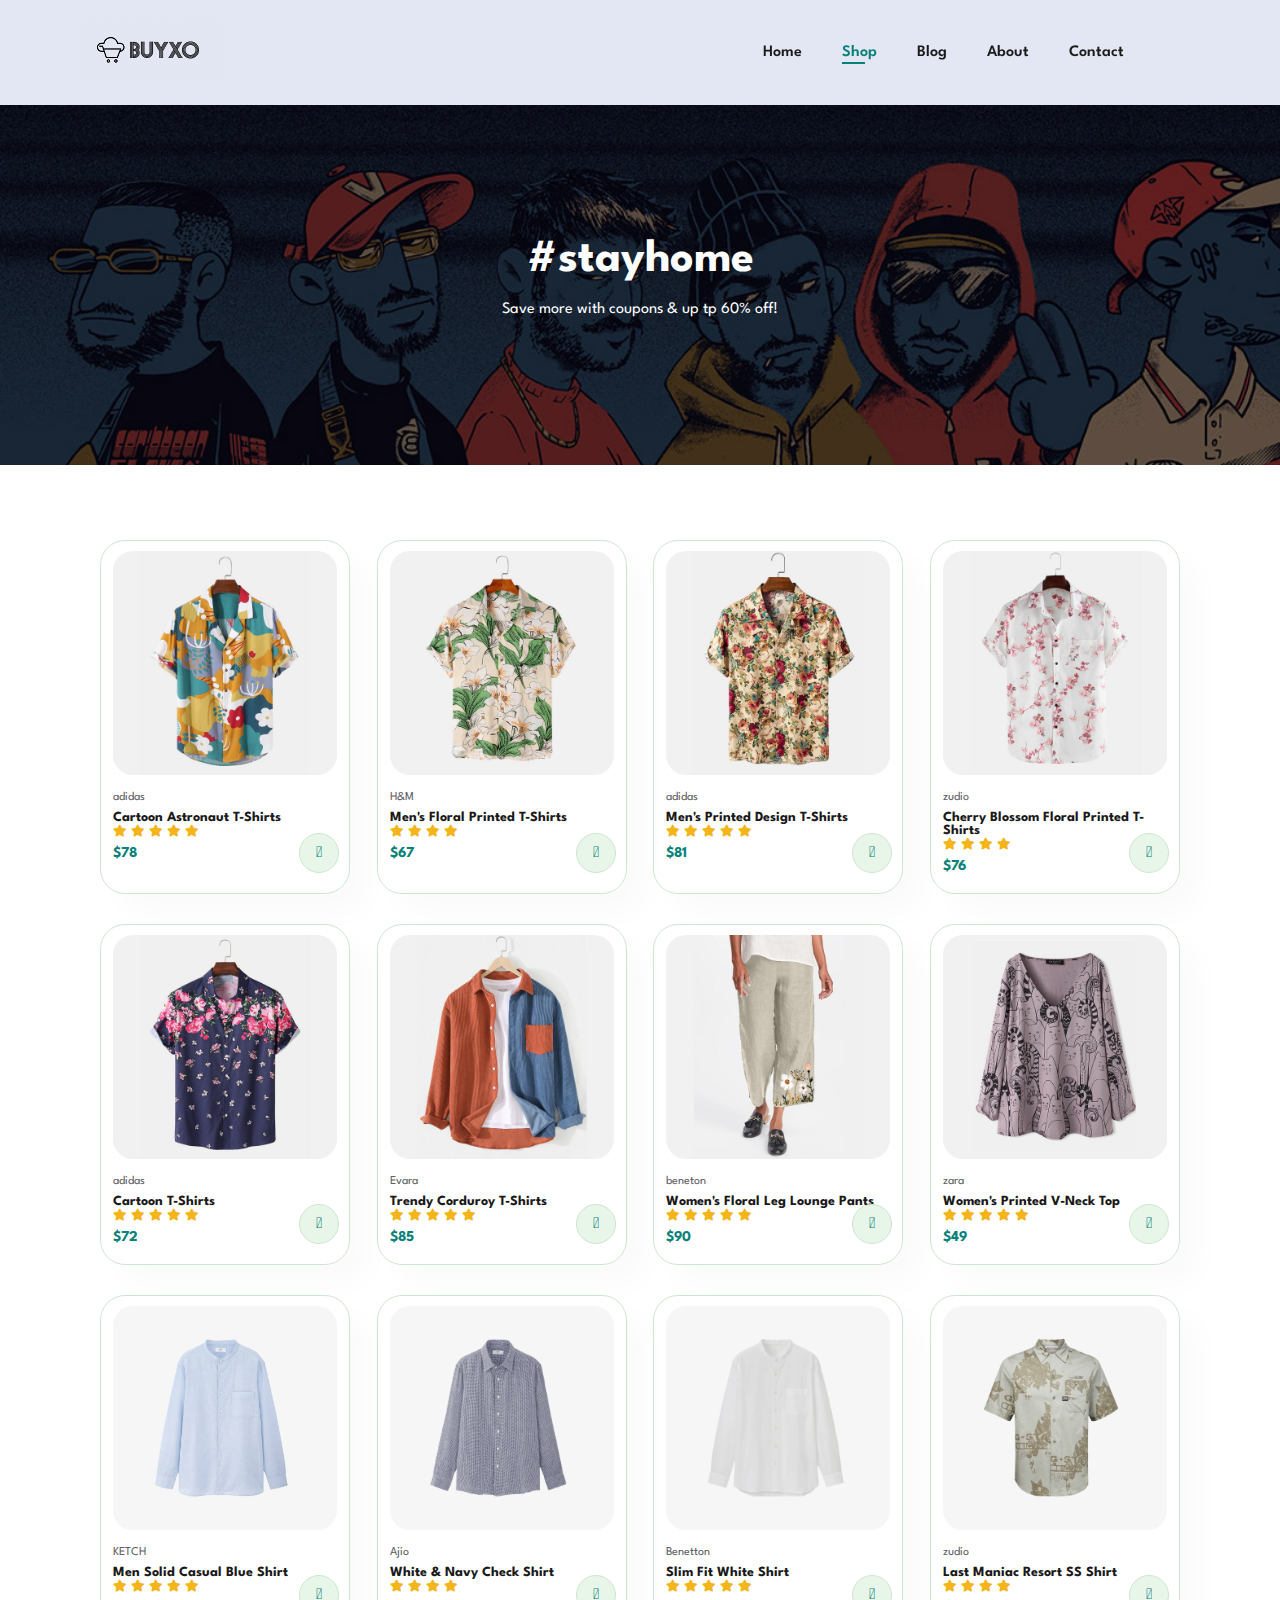
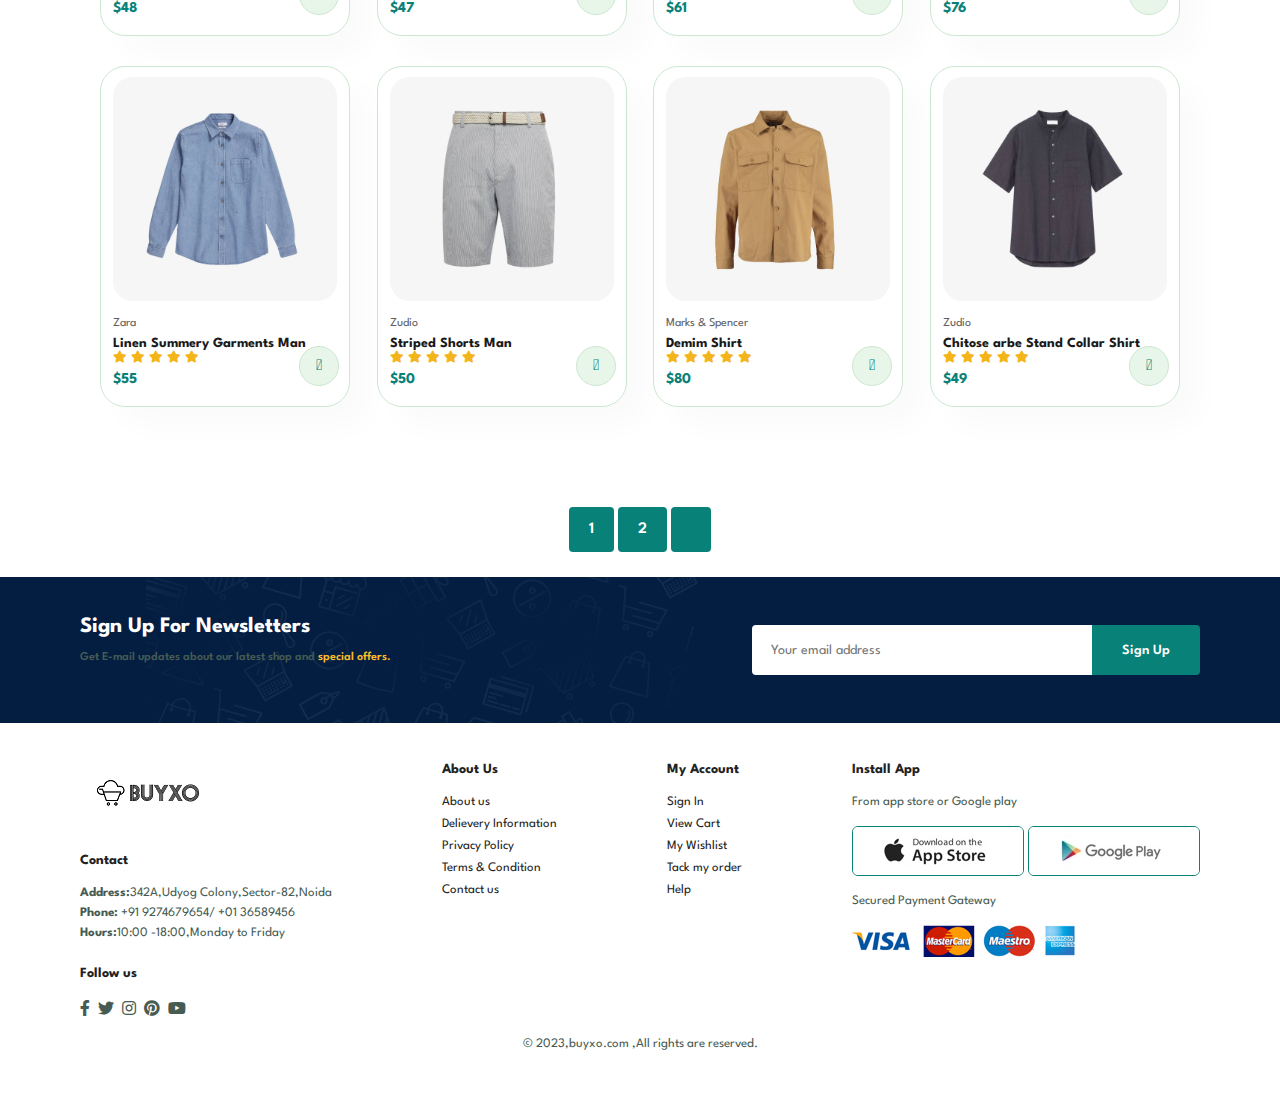
<file: shop.html>
<!DOCTYPE html>
<html lang="en">
  <head>
    <meta charset="UTF-8" />
    <meta http-equiv="X-UA-Compatible" content="IE=edge" />
    <meta name="viewport" content="width=device-width, initial-scale=1.0" />
    <title>BUYXO</title>
    <link
      rel="stylesheet"
      href="https://pro.fontawesome.com/releases/v5.10.0/css/all.css"
    />

    <link rel="stylesheet" href="style.css" />
  </head>

  <body>
    <section id="header">
      <a href="#"
        ><img class="mylogo" src="img/logo.png" alt="image not found"
      /></a>
      <div>
        <ul id="navbar">
          <li><a href="index.html">Home</a></li>
          <li><a class="active" href="shop.html">Shop</a></li>
          <li><a href="blog.html">Blog</a></li>
          <li><a href="about.html">About</a></li>
          <li><a href="contact.html">Contact</a></li>
          <li id="lg-bag">
            <a href="cart.html"><i class="far fa-shopping-bag"></i></a>
          </li>
          <a href="#" id="close"><i class="far fa-times"></i></a>
        </ul>
      </div>
      <div id="mobile">
        <a href="cart.html"><i class="far fa-shopping-bag"></i></a>
        <i id="bar" class="fas fa-outdent"></i>
      </div>
    </section>

    <section id="page-header">
      <h2>#stayhome</h2>
      <p>Save more with coupons & up tp 60% off!</p>
    </section>

    <section id="product1" class="section-p1">
      <div class="pro-container">
        <div class="pro" onclick="window.location.href='sproduct.html';">
          <img src="img/products/f1.jpg" alt="" />
          <div class="des">
            <span>adidas</span>
            <h5>Cartoon Astronaut T-Shirts</h5>
            <div class="star">
              <i class="fas fa-star"></i>
              <i class="fas fa-star"></i>
              <i class="fas fa-star"></i>
              <i class="fas fa-star"></i>
              <i class="fas fa-star"></i>
            </div>
            <h4>$78</h4>
          </div>
          <a href="#"><i class="fal fa-shopping-cart cart"></i></a>
        </div>
        <div class="pro">
          <img src="img/products/f2.jpg" alt="" />
          <div class="des">
            <span>H&M</span>
            <h5>Men's Floral Printed T-Shirts</h5>
            <div class="star">
              <i class="fas fa-star"></i>
              <i class="fas fa-star"></i>
              <i class="fas fa-star"></i>
              <i class="fas fa-star"></i>
              <!-- <i class="fas fa-star"></i> -->
            </div>
            <h4>$67</h4>
          </div>
          <a href="#"><i class="fal fa-shopping-cart cart"></i></a>
        </div>
        <div class="pro">
          <img src="img/products/f3.jpg" alt="" />
          <div class="des">
            <span>adidas</span>
            <h5>Men's Printed Design T-Shirts</h5>
            <div class="star">
              <i class="fas fa-star"></i>
              <i class="fas fa-star"></i>
              <i class="fas fa-star"></i>
              <i class="fas fa-star"></i>
              <i class="fas fa-star"></i>
            </div>
            <h4>$81</h4>
          </div>
          <a href="#"><i class="fal fa-shopping-cart cart"></i></a>
        </div>
        <div class="pro">
          <img src="img/products/f4.jpg" alt="" />
          <div class="des">
            <span>zudio</span>
            <h5>Cherry Blossom Floral Printed T-Shirts</h5>
            <div class="star">
              <i class="fas fa-star"></i>
              <i class="fas fa-star"></i>
              <i class="fas fa-star"></i>
              <i class="fas fa-star"></i>
              <!-- <i class="fas fa-star"></i> -->
            </div>
            <h4>$76</h4>
          </div>
          <a href="#"><i class="fal fa-shopping-cart cart"></i></a>
        </div>
        <div class="pro">
          <img src="img/products/f5.jpg" alt="" />
          <div class="des">
            <span>adidas</span>
            <h5>Cartoon T-Shirts</h5>
            <div class="star">
              <i class="fas fa-star"></i>
              <i class="fas fa-star"></i>
              <i class="fas fa-star"></i>
              <i class="fas fa-star"></i>
              <i class="fas fa-star"></i>
            </div>
            <h4>$72</h4>
          </div>
          <a href="#"><i class="fal fa-shopping-cart cart"></i></a>
        </div>
        <div class="pro">
          <img src="img/products/f6.jpg" alt="" />
          <div class="des">
            <span>Evara</span>
            <h5>Trendy Corduroy T-Shirts</h5>
            <div class="star">
              <i class="fas fa-star"></i>
              <i class="fas fa-star"></i>
              <i class="fas fa-star"></i>
              <i class="fas fa-star"></i>
              <i class="fas fa-star"></i>
            </div>
            <h4>$85</h4>
          </div>
          <a href="#"><i class="fal fa-shopping-cart cart"></i></a>
        </div>
        <div class="pro">
          <img src="img/products/f7.jpg" alt="" />
          <div class="des">
            <span>beneton</span>
            <h5>Women's Floral Leg Lounge Pants</h5>
            <div class="star">
              <i class="fas fa-star"></i>
              <i class="fas fa-star"></i>
              <i class="fas fa-star"></i>
              <i class="fas fa-star"></i>
              <i class="fas fa-star"></i>
            </div>
            <h4>$90</h4>
          </div>
          <a href="#"><i class="fal fa-shopping-cart cart"></i></a>
        </div>
        <div class="pro">
          <img src="img/products/f8.jpg" alt="" />
          <div class="des">
            <span>zara</span>
            <h5>Women's Printed V-Neck Top</h5>
            <div class="star">
              <i class="fas fa-star"></i>
              <i class="fas fa-star"></i>
              <i class="fas fa-star"></i>
              <i class="fas fa-star"></i>
              <i class="fas fa-star"></i>
            </div>
            <h4>$49</h4>
          </div>
          <a href="#"><i class="fal fa-shopping-cart cart"></i></a>
        </div>

        <div class="pro">
          <img src="img/products/n1.jpg" alt="" />
          <div class="des">
            <span>KETCH</span>
            <h5>Men Solid Casual Blue Shirt</h5>
            <div class="star">
              <i class="fas fa-star"></i>
              <i class="fas fa-star"></i>
              <i class="fas fa-star"></i>
              <i class="fas fa-star"></i>
              <i class="fas fa-star"></i>
            </div>
            <h4>$48</h4>
          </div>
          <a href="#"><i class="fal fa-shopping-cart cart"></i></a>
        </div>
        <div class="pro">
          <img src="img/products/n2.jpg" alt="" />
          <div class="des">
            <span>Ajio</span>
            <h5>White & Navy Check Shirt</h5>
            <div class="star">
              <i class="fas fa-star"></i>
              <i class="fas fa-star"></i>
              <i class="fas fa-star"></i>
              <i class="fas fa-star"></i>
              <!-- <i class="fas fa-star"></i> -->
            </div>
            <h4>$47</h4>
          </div>
          <a href="#"><i class="fal fa-shopping-cart cart"></i></a>
        </div>
        <div class="pro">
          <img src="img/products/n3.jpg" alt="" />
          <div class="des">
            <span>Benetton</span>
            <h5>Slim Fit White Shirt</h5>
            <div class="star">
              <i class="fas fa-star"></i>
              <i class="fas fa-star"></i>
              <i class="fas fa-star"></i>
              <i class="fas fa-star"></i>
              <i class="fas fa-star"></i>
            </div>
            <h4>$61</h4>
          </div>
          <a href="#"><i class="fal fa-shopping-cart cart"></i></a>
        </div>
        <div class="pro">
          <img src="img/products/n4.jpg" alt="" />
          <div class="des">
            <span>zudio</span>
            <h5>Last Maniac Resort SS Shirt</h5>
            <div class="star">
              <i class="fas fa-star"></i>
              <i class="fas fa-star"></i>
              <i class="fas fa-star"></i>
              <i class="fas fa-star"></i>
              <!-- <i class="fas fa-star"></i> -->
            </div>
            <h4>$76</h4>
          </div>
          <a href="#"><i class="fal fa-shopping-cart cart"></i></a>
        </div>
        <div class="pro">
          <img src="img/products/n5.jpg" alt="" />
          <div class="des">
            <span>Zara</span>
            <h5>Linen Summery Garments Man</h5>
            <div class="star">
              <i class="fas fa-star"></i>
              <i class="fas fa-star"></i>
              <i class="fas fa-star"></i>
              <i class="fas fa-star"></i>
              <i class="fas fa-star"></i>
            </div>
            <h4>$55</h4>
          </div>
          <a href="#"><i class="fal fa-shopping-cart cart"></i></a>
        </div>
        <div class="pro">
          <img src="img/products/n6.jpg" alt="" />
          <div class="des">
            <span>Zudio</span>
            <h5>Striped Shorts Man</h5>
            <div class="star">
              <i class="fas fa-star"></i>
              <i class="fas fa-star"></i>
              <i class="fas fa-star"></i>
              <i class="fas fa-star"></i>
              <i class="fas fa-star"></i>
            </div>
            <h4>$50</h4>
          </div>
          <a href="#"><i class="fal fa-shopping-cart cart"></i></a>
        </div>
        <div class="pro">
          <img src="img/products/n7.jpg" alt="" />
          <div class="des">
            <span>Marks & Spencer</span>
            <h5>Demim Shirt</h5>
            <div class="star">
              <i class="fas fa-star"></i>
              <i class="fas fa-star"></i>
              <i class="fas fa-star"></i>
              <i class="fas fa-star"></i>
              <i class="fas fa-star"></i>
            </div>
            <h4>$80</h4>
          </div>
          <a href="#"><i class="fal fa-shopping-cart cart"></i></a>
        </div>
        <div class="pro">
          <img src="img/products/n8.jpg" alt="" />
          <div class="des">
            <span>Zudio</span>
            <h5>Chitose arbe Stand Collar Shirt</h5>
            <div class="star">
              <i class="fas fa-star"></i>
              <i class="fas fa-star"></i>
              <i class="fas fa-star"></i>
              <i class="fas fa-star"></i>
              <i class="fas fa-star"></i>
            </div>
            <h4>$49</h4>
          </div>
          <a href="#"><i class="fal fa-shopping-cart cart"></i></a>
        </div>
      </div>
    </section>

    <section id="pagination" class="section-p1">
      <a href="">1</a>
      <a href="">2</a>
      <a href=""><i class="fal fa-long-arrow-right"></i></a>
    </section>

    <section id="newsletter" class="section-p1" class="section-m1">
      <div class="newstext">
        <h4>Sign Up For Newsletters</h4>
        <p>
          Get E-mail updates about our latest shop and
          <span>special offers.</span>
        </p>
      </div>
      <div class="form">
        <input type="text" placeholder="Your email address" /><button
          class="normal"
        >
          Sign Up
        </button>
      </div>
    </section>

    <footer class="section-p1">
      <div class="footer">
        <div class="col">
          <img class="logo" src="img/logo.png" alt="image not found" />
          <h4>Contact</h4>
          <p><strong>Address:</strong>342A,Udyog Colony,Sector-82,Noida</p>
          <p><strong>Phone:</strong> +91 9274679654/ +01 36589456</p>
          <p><strong>Hours:</strong>10:00 -18:00,Monday to Friday</p>
          <div class="follow">
            <h4>Follow us</h4>
            <div class="icon">
              <i class="fab fa-facebook-f"></i>
              <i class="fab fa-twitter"></i>
              <i class="fab fa-instagram"></i>
              <i class="fab fa-pinterest"></i>
              <i class="fab fa-youtube"></i>
            </div>
          </div>
        </div>

        <div class="col">
          <h4>About Us</h4>
          <a href="#">About us</a>
          <a href="#">Delievery Information</a>
          <a href="#">Privacy Policy</a>
          <a href="#">Terms & Condition</a>
          <a href="#">Contact us</a>
        </div>
        <div class="col">
          <h4>My Account</h4>
          <a href="#">Sign In</a>
          <a href="#">View Cart</a>
          <a href="#">My Wishlist</a>
          <a href="#">Tack my order</a>
          <a href="#">Help</a>
        </div>
        <div class="col install">
          <h4>Install App</h4>
          <p>From app store or Google play</p>
          <div class="row">
            <img src="img/pay/app.jpg" alt="" />
            <img src="img/pay/play.jpg" alt="" />
          </div>
          <p>Secured Payment Gateway</p>
          <img src="img/pay/pay.png" alt="" />
        </div>
      </div>

      <div class="copyright">
        <p>© 2023,buyxo.com ,All rights are reserved.</p>
      </div>
    </footer>

    <script src="script.js"></script>
  </body>
</html>
</file>
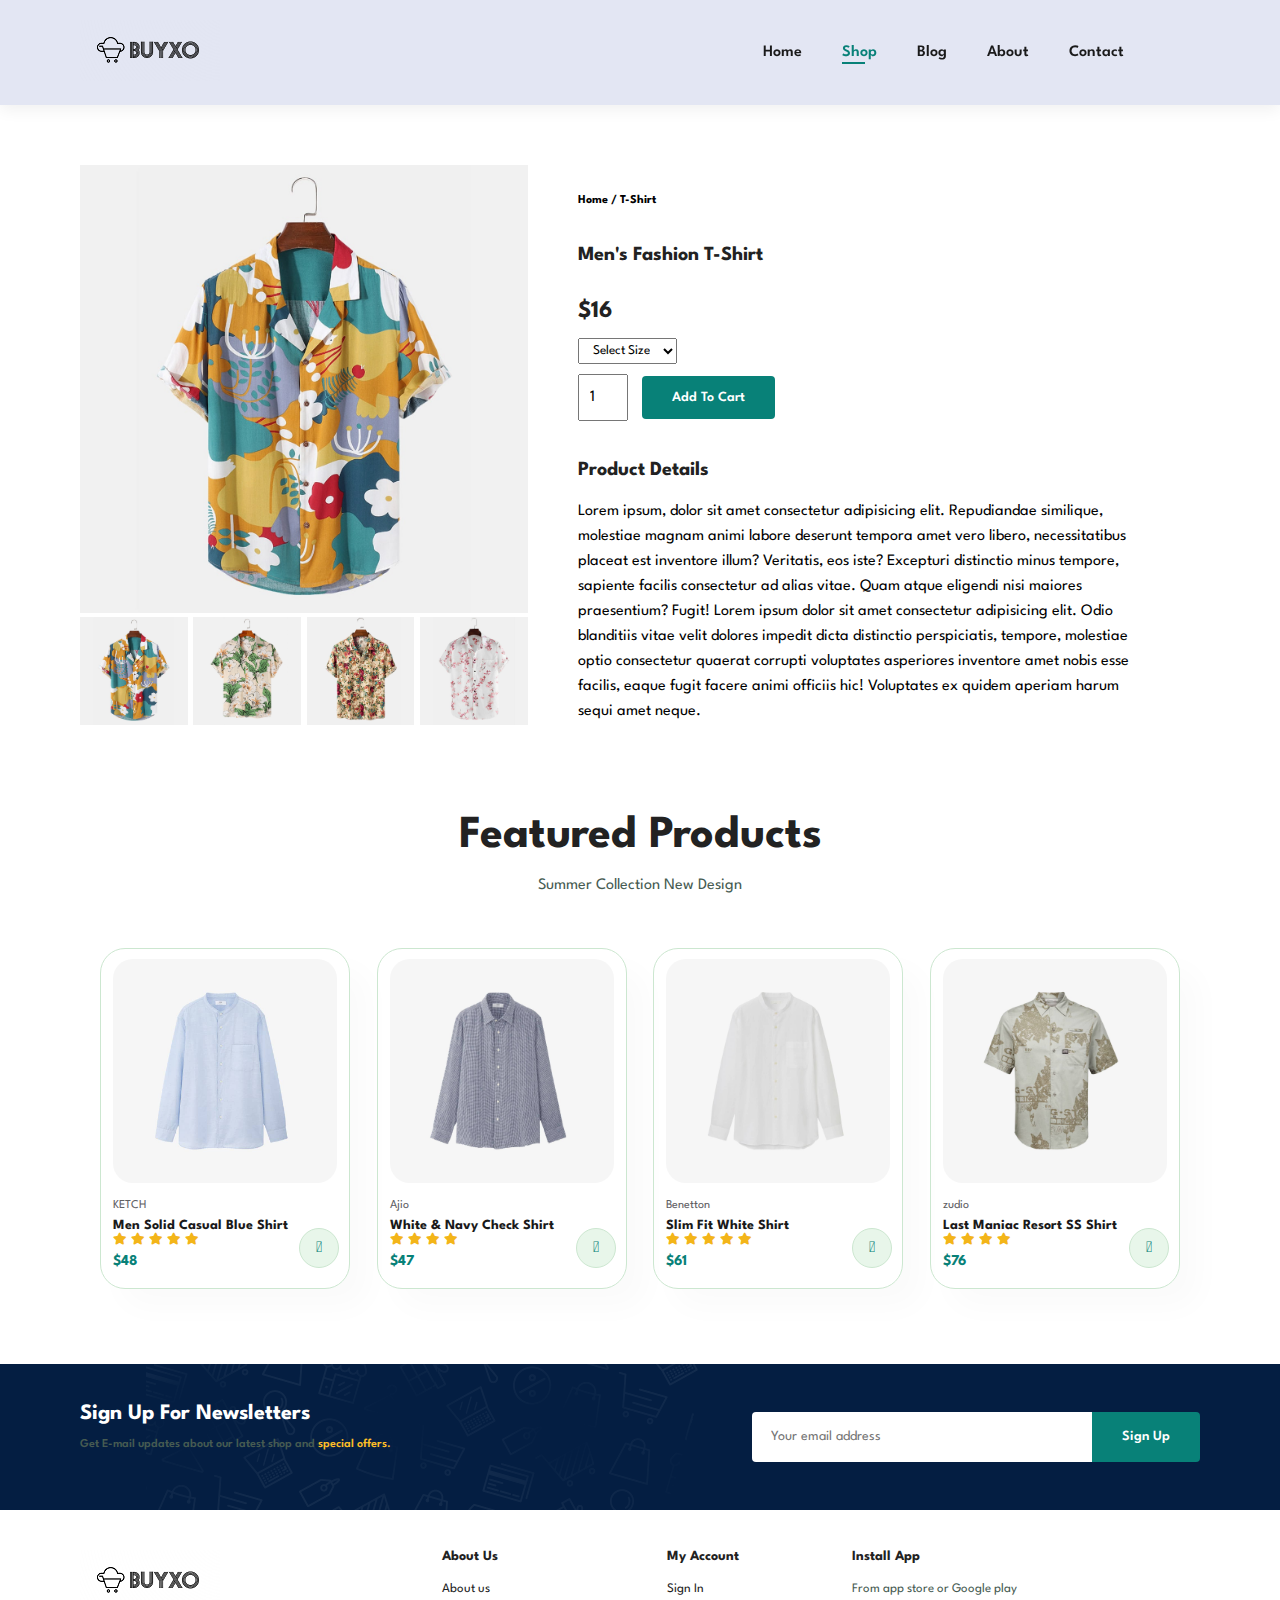
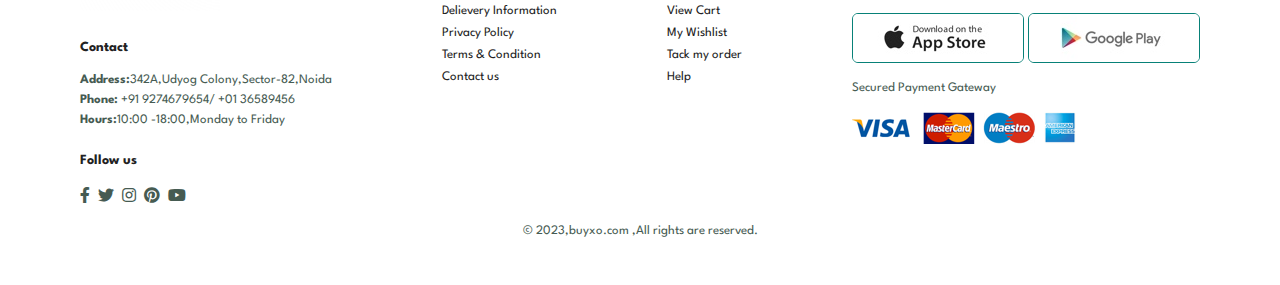
<file: sproduct.html>
<!DOCTYPE html>
<html lang="en">
  <head>
    <meta charset="UTF-8" />
    <meta http-equiv="X-UA-Compatible" content="IE=edge" />
    <meta name="viewport" content="width=device-width, initial-scale=1.0" />
    <title>BUYXO</title>
    <link
      rel="stylesheet"
      href="https://pro.fontawesome.com/releases/v5.10.0/css/all.css"
    />

    <link rel="stylesheet" href="style.css" />
  </head>

  <body>
    <section id="header">
      <a href="#"
        ><img class="mylogo" src="img/logo.png" alt="image not found"
      /></a>
      <div>
        <ul id="navbar">
          <li><a href="index.html">Home</a></li>
          <li><a class="active" href="shop.html">Shop</a></li>
          <li><a href="blog.html">Blog</a></li>
          <li><a href="about.html">About</a></li>
          <li><a href="contact.html">Contact</a></li>
          <li id="lg-bag">
            <a href="cart.html"><i class="far fa-shopping-bag"></i></a>
          </li>
          <a href="#" id="close"><i class="far fa-times"></i></a>
        </ul>
      </div>
      <div id="mobile">
        <a href="cart.html"><i class="far fa-shopping-bag"></i></a>
        <i id="bar" class="fas fa-outdent"></i>
      </div>
    </section>

    <section id="prodetails" class="section-p1">
      <div class="single-pro-image">
        <img src="img/products/f1.jpg" width="100%" id="MainImg" alt="" />
        <div class="small-img-group">
          <div class="small-img-col">
            <img
              src="img/products/f1.jpg"
              width="100%"
              class="small-img"
              alt=""
            />
          </div>
          <div class="small-img-col">
            <img
              src="img/products/f2.jpg"
              width="100%"
              class="small-img"
              alt=""
            />
          </div>
          <div class="small-img-col">
            <img
              src="img/products/f3.jpg"
              width="100%"
              class="small-img"
              alt=""
            />
          </div>
          <div class="small-img-col">
            <img
              src="img/products/f4.jpg"
              width="100%"
              class="small-img"
              alt=""
            />
          </div>
        </div>
      </div>

      <div class="single-pro-details">
        <h6>Home / T-Shirt</h6>
        <h4>Men's Fashion T-Shirt</h4>
        <h2>$16</h2>
        <select>
          <option>Select Size</option>
          <option>XL</option>
          <option>XXL</option>
          <option>Small</option>
          <option>Large</option>
        </select>
        <input type="number" value="1" />
        <button class="normal">Add To Cart</button>
        <h4>Product Details</h4>
        <span
          >Lorem ipsum, dolor sit amet consectetur adipisicing elit. Repudiandae
          similique, molestiae magnam animi labore deserunt tempora amet vero
          libero, necessitatibus placeat est inventore illum? Veritatis, eos
          iste? Excepturi distinctio minus tempore, sapiente facilis consectetur
          ad alias vitae. Quam atque eligendi nisi maiores praesentium? Fugit!
          Lorem ipsum dolor sit amet consectetur adipisicing elit. Odio
          blanditiis vitae velit dolores impedit dicta distinctio perspiciatis,
          tempore, molestiae optio consectetur quaerat corrupti voluptates
          asperiores inventore amet nobis esse facilis, eaque fugit facere animi
          officiis hic! Voluptates ex quidem aperiam harum sequi amet
          neque.</span
        >
      </div>
    </section>

    <section id="product1" class="section-p1">
      <h2>Featured Products</h2>
      <p>Summer Collection New Design</p>
      <div class="pro-container">
        <div class="pro">
          <img src="img/products/n1.jpg" alt="" />
          <div class="des">
            <span>KETCH</span>
            <h5>Men Solid Casual Blue Shirt</h5>
            <div class="star">
              <i class="fas fa-star"></i>
              <i class="fas fa-star"></i>
              <i class="fas fa-star"></i>
              <i class="fas fa-star"></i>
              <i class="fas fa-star"></i>
            </div>
            <h4>$48</h4>
          </div>
          <a href="#"><i class="fal fa-shopping-cart cart"></i></a>
        </div>
        <div class="pro">
          <img src="img/products/n2.jpg" alt="" />
          <div class="des">
            <span>Ajio</span>
            <h5>White & Navy Check Shirt</h5>
            <div class="star">
              <i class="fas fa-star"></i>
              <i class="fas fa-star"></i>
              <i class="fas fa-star"></i>
              <i class="fas fa-star"></i>
              <!-- <i class="fas fa-star"></i> -->
            </div>
            <h4>$47</h4>
          </div>
          <a href="#"><i class="fal fa-shopping-cart cart"></i></a>
        </div>
        <div class="pro">
          <img src="img/products/n3.jpg" alt="" />
          <div class="des">
            <span>Benetton</span>
            <h5>Slim Fit White Shirt</h5>
            <div class="star">
              <i class="fas fa-star"></i>
              <i class="fas fa-star"></i>
              <i class="fas fa-star"></i>
              <i class="fas fa-star"></i>
              <i class="fas fa-star"></i>
            </div>
            <h4>$61</h4>
          </div>
          <a href="#"><i class="fal fa-shopping-cart cart"></i></a>
        </div>
        <div class="pro">
          <img src="img/products/n4.jpg" alt="" />
          <div class="des">
            <span>zudio</span>
            <h5>Last Maniac Resort SS Shirt</h5>
            <div class="star">
              <i class="fas fa-star"></i>
              <i class="fas fa-star"></i>
              <i class="fas fa-star"></i>
              <i class="fas fa-star"></i>
              <!-- <i class="fas fa-star"></i> -->
            </div>
            <h4>$76</h4>
          </div>
          <a href="#"><i class="fal fa-shopping-cart cart"></i></a>
        </div>
      </div>
    </section>

    <section id="newsletter" class="section-p1" class="section-m1">
      <div class="newstext">
        <h4>Sign Up For Newsletters</h4>
        <p>
          Get E-mail updates about our latest shop and
          <span>special offers.</span>
        </p>
      </div>
      <div class="form">
        <input type="text" placeholder="Your email address" /><button
          class="normal"
        >
          Sign Up
        </button>
      </div>
    </section>

    <footer class="section-p1">
      <div class="footer">
        <div class="col">
          <img class="logo" src="img/logo.png" alt="image not found" />
          <h4>Contact</h4>
          <p><strong>Address:</strong>342A,Udyog Colony,Sector-82,Noida</p>
          <p><strong>Phone:</strong> +91 9274679654/ +01 36589456</p>
          <p><strong>Hours:</strong>10:00 -18:00,Monday to Friday</p>
          <div class="follow">
            <h4>Follow us</h4>
            <div class="icon">
              <i class="fab fa-facebook-f"></i>
              <i class="fab fa-twitter"></i>
              <i class="fab fa-instagram"></i>
              <i class="fab fa-pinterest"></i>
              <i class="fab fa-youtube"></i>
            </div>
          </div>
        </div>

        <div class="col">
          <h4>About Us</h4>
          <a href="#">About us</a>
          <a href="#">Delievery Information</a>
          <a href="#">Privacy Policy</a>
          <a href="#">Terms & Condition</a>
          <a href="#">Contact us</a>
        </div>
        <div class="col">
          <h4>My Account</h4>
          <a href="#">Sign In</a>
          <a href="#">View Cart</a>
          <a href="#">My Wishlist</a>
          <a href="#">Tack my order</a>
          <a href="#">Help</a>
        </div>
        <div class="col install">
          <h4>Install App</h4>
          <p>From app store or Google play</p>
          <div class="row">
            <img src="img/pay/app.jpg" alt="" />
            <img src="img/pay/play.jpg" alt="" />
          </div>
          <p>Secured Payment Gateway</p>
          <img src="img/pay/pay.png" alt="" />
        </div>
      </div>

      <div class="copyright">
        <p>© 2023,buyxo.com ,All rights are reserved.</p>
      </div>
    </footer>

    <script>
      var MainImg = document.getElementById("MainImg");
      var smallImg = document.getElementsByClassName("small-img");

      smallImg[0].onclick = function () {
        MainImg.src = smallImg[0].src;
      };
      smallImg[1].onclick = function () {
        MainImg.src = smallImg[1].src;
      };
      smallImg[2].onclick = function () {
        MainImg.src = smallImg[2].src;
      };
      smallImg[3].onclick = function () {
        MainImg.src = smallImg[3].src;
      };
    </script>

    <script src="script.js"></script>
  </body>
</html>
</file>
<file: style.css>
@import url("https://fonts.googleapis.com/css2?family=Spartan:wght@100;200;300;400;500;600;700;800;900&display=swap");
* {
  margin: 0;
  padding: 0;
  box-sizing: border-box;
  font-family: "Spartan", sans-serif;
}

html {
  scroll-behavior: smooth;
}

/* Global Styles */

h1 {
  font-size: 50px;
  line-height: 64px;
  color: #222;
}

h2 {
  font-size: 46px;
  line-height: 54px;
  color: #222;
}

h4 {
  font-size: 20px;
  color: #222;
}

h6 {
  font-weight: 700;
  font-size: 12px;
}

p {
  font-size: 16px;
  color: #465b52;
  margin: 15px 0 20px 0;
}

.section-p1 {
  padding: 40px 80px;
}

.section-m1 {
  margin: 40px 0;
}

button.normal {
  font-size: 14px;
  font-weight: 600;
  padding: 15px 30px;
  color: #000;
  background-color: #fff;
  border-radius: 4px;
  cursor: pointer;
  border: none;
  outline: none;
  transition: 0.2s;
}

button.white {
  font-size: 13px;
  font-weight: 600;
  padding: 11px 18px;
  color: #ffffff;
  background-color: transparent;
  cursor: pointer;
  border: 1px solid #fff;
  outline: none;
  transition: 0.2s;
}

body {
  width: 100%;
}

/* Header start */

#header .mylogo {
  mix-blend-mode: multiply;
}

#header {
  display: flex;
  align-items: center;
  justify-content: space-between;
  padding: 20px 80px;
  background: #e3e6f3;
  box-shadow: 0 5px 15px rgba(0, 0, 0, 0.06);
  z-index: 999;
  position: sticky;
  top: 0;
  left: 0;
}

#navbar {
  display: flex;
  align-items: center;
  justify-content: center;
}
#navbar li {
  list-style: none;
  padding: 0px 20px;
  position: relative;
}
#navbar li a {
  text-decoration: none;
  font-size: 16px;
  font-weight: 600;
  color: #1a1a1a;
  transition: 0.3s ease;
}

#navbar li a:hover,
#navbar li a.active {
  color: #088178;
}

#navbar li a.active::after,
#navbar li a:hover::after {
  content: "";
  /* display: block; */
  width: 30%;
  height: 2px;
  background: #088178;
  position: absolute;
  /* margin-top: 5px; */
  bottom: -4px;
  left: 20px;
}

#mobile {
  display: none;
  align-items: center;
}

#close {
  display: none;
}

/* Home Page */

#hero {
  background-image: url("img/hero4.png");
  height: 90vh;
  width: 100%;
  background-size: cover;
  background-position: top 25% right 0;
  padding: 0 80px;
  display: flex;
  flex-direction: column;
  align-items: flex-start;
  justify-content: center;
}

#hero h4 {
  padding-bottom: 15px;
}

#hero h1 {
  color: #088178;
}

#hero button {
  background-image: url(img/button.png);
  background-color: transparent;
  color: #088178;
  border: 0;
  padding: 14px 80px 14px 65px;
  background-repeat: no-repeat;
  cursor: pointer;
  font-weight: 700;
  font-size: 15px;
}

#feature {
  display: flex;
  align-items: center;
  justify-content: space-between;
  flex-wrap: wrap;
}

#feature .fe-box {
  width: 180px;
  text-align: center;
  padding: 25px 15px;
  box-shadow: 20px 20px 34px rgba(0, 0, 0, 0.03);
  border: 1px solid #cce7d0;
  border-radius: 4px;
  margin: 15px 0;
}

#feature .fe-box:hover {
  box-shadow: 10px 10px 54px rgba(0, 0, 0, 0.1);
}

#feature .fe-box img {
  width: 100%;
  /* height: 50px; */
  margin-bottom: 10px;
}

#feature .fe-box h6 {
  display: inline-block;
  padding: 9px 8px 6px 8px;
  line-height: 1;
  border-radius: 4px;
  color: #088178;
  background-color: #fddde4;
}
#feature .fe-box:nth-child(2) h6 {
  background-color: #cdebbc;
}
#feature .fe-box:nth-child(3) h6 {
  background-color: #dcd9ea;
}
#feature .fe-box:nth-child(4) h6 {
  background-color: #a8f3f3;
}
#feature .fe-box:nth-child(5) h6 {
  background-color: #e3c0ea;
}
#feature .fe-box:nth-child(6) h6 {
  background-color: #f0f2d4;
}

#product1 {
  text-align: center;
}

#product1 .pro-container {
  display: flex;
  justify-content: space-between;
  padding: 20px;
  flex-wrap: wrap;
}

#product1 .pro {
  width: 23%;
  min-width: 250px;
  padding: 10px 12px;
  border: 1px solid #cce7d0;
  border-radius: 25px;
  cursor: pointer;
  box-shadow: 20px 20px 30px rgba(0, 0, 0, 0.02);
  margin: 15px 0;
  transition: 0.2s ease;
  position: relative;
}
#product1 .pro:hover {
  box-shadow: 20px 20px 30px rgba(0, 0, 0, 0.06);
}

#product1 .pro img {
  width: 100%;
  border-radius: 20px;
}

#product1 .pro .des {
  text-align: start;
  padding: 10px 0;
}

#product1 .pro .des span {
  color: #606063;
  font-size: 12px;
}

#product1 .pro .des h5 {
  padding-top: 7px;
  color: #1a1a1a;
  font-size: 14px;
}

#product1 .pro .des i {
  font-size: 12px;
  color: rgb(243, 181, 25);
}

#product1 .pro .des h4 {
  padding-top: 7px;
  font-size: 15px;
  font-weight: 700;
  color: #088178;
}

#product1 .pro .cart {
  width: 40px;
  height: 40px;
  line-height: 40px;
  border-radius: 50px;
  background-color: #e8f6ea;
  font-weight: 500;
  color: #088178;
  border: 1px solid #cce7d0;
  position: absolute;
  bottom: 20px;
  right: 10px;
}

#banner {
  display: flex;
  flex-direction: column;
  justify-content: center;
  align-items: center;
  text-align: center;
  background-image: url("img/banner/b2.jpg");
  width: 100%;
  height: 40vh;
  background-size: cover;
  background-position: center;
}

#banner h4 {
  color: #fff;
  font-size: 16px;
}

#banner h2 {
  color: #fff;
  font-size: 16px;
  padding: 10px 0;
}

#banner h2 span {
  color: #ef3636;
}

#banner button:hover {
  background-color: #088178;
  color: #fff;
}

#sm-banner {
  display: flex;
  justify-content: space-between;
  flex-wrap: wrap;
  gap: 20px;
}

#sm-banner .banner-box {
  display: flex;
  flex-direction: column;
  justify-content: center;
  align-items: flex-start;
  /* text-align: center; */
  background-image: url("img/banner/b17.jpg");
  min-width: 580px;
  height: 50vh;
  background-size: cover;
  background-position: center;
  padding: 30px;
  flex: 1;
}

#sm-banner .banner-box2 {
  background-image: url("img/banner/b10.jpg");
}

#sm-banner h4 {
  color: #fff;
  font-size: 28px;
  font-weight: 300;
}

#sm-banner h2 {
  color: #fff;
  font-size: 28px;
  font-weight: 800;
}
#sm-banner span {
  color: #fff;
  font-size: 14px;
  font-weight: 500;
  padding-bottom: 15px;
}

#sm-banner .banner-box:hover button {
  background-color: #088178;
  border: 1px solid #088178;
}

#banner3 {
  display: flex;
  justify-content: space-between;
  flex-wrap: wrap;
  padding: 0 80px;
}

#banner3 .banner-box {
  display: flex;
  flex-direction: column;
  justify-content: center;
  align-items: flex-start;
  /* text-align: center; */
  background-image: url("img/banner/b7.jpg");
  min-width: 30%;
  height: 30vh;
  background-size: cover;
  background-position: center;
  padding: 20px;
  margin-bottom: 20px;
}

#banner3 .banner-box2 {
  background-image: url("img/banner/b4.jpg");
}
#banner3 .banner-box3 {
  background-image: url("img/banner/b18.jpg");
}

#banner3 h2 {
  color: #fff;
  font-weight: 900;
  font-size: 22px;
}

#banner3 h3 {
  color: #ec544e;
  font-weight: 800;
  font-size: 15px;
}

#newsletter {
  display: flex;
  justify-content: space-between;
  flex-wrap: wrap;
  align-items: center;
  background-image: url(img/banner/b14.png);
  background-repeat: no-repeat;
  background-position: 20% 30%;
  background-color: #041e42;
}

#newsletter h4 {
  font-size: 22px;
  font-weight: 700;
  color: #fff;
}

#newsletter p {
  font-size: 12px;
  font-weight: 600;
  columns: #818ea8;
}
#newsletter p span {
  color: #ffbf27;
}

#newsletter .form {
  display: flex;
  width: 40%;
}

#newsletter input {
  height: 3.125rem;
  padding: 0 1.25em;
  font-size: 14px;
  width: 100%;
  border: 1px solid transparent;
  border-radius: 4px;
  outline: none;
  border-top-right-radius: 0;
  border-bottom-right-radius: 0;
}

#newsletter button {
  background-color: #088178;
  color: #fff;
  white-space: nowrap;
  border-top-left-radius: 0;
  border-bottom-left-radius: 0;
}

.footer {
  display: flex;
  flex-wrap: wrap;
  justify-content: space-between;
}

footer .col {
  display: flex;
  flex-direction: column;
  align-items: flex-start;
  margin-bottom: 20px;
}

footer .logo {
  margin-bottom: 30px;
}

footer h4 {
  font-size: 14px;
  padding-bottom: 20px;
}

footer p {
  font-size: 13px;
  margin: 0 0 8px 0;
  /* text-align: center; */
}

footer a {
  font-size: 13px;
  text-decoration: none;
  color: #222;
  margin-bottom: 10px;
}

footer .follow {
  margin-top: 20px;
}

footer .follow i {
  color: #465b52;
  padding-right: 4px;
  cursor: pointer;
}

footer .install .row img {
  border: 1px solid #088178;
  border-radius: 6px;
}

footer .install img {
  margin: 10px 0 15px 0;
}

footer .follow i:hover,
footer a:hover {
  color: #088178;
}

footer .copyright {
  width: 100%;
  text-align: center;
}

/* Shop Page */

#page-header {
  background-image: url("img/banner/b1.jpg");
  width: 100%;
  height: 40vh;
  background-size: cover;
  display: flex;
  justify-content: center;
  text-align: center;
  flex-direction: column;
  padding: 14px;
}

#page-header h2,
#page-header p {
  color: #fff;
}

#pagination {
  text-align: center;
}

#pagination a {
  text-decoration: none;
  background-color: #088178;
  padding: 15px 20px;
  border-radius: 4px;
  color: #fff;
  font-weight: 600;
}

#pagination a i {
  font-size: 16px;
  font-weight: 600;
}

/* Single Product */

#prodetails {
  display: flex;
  margin-top: 20px;
}

#prodetails .single-pro-image {
  width: 40%;
  margin-right: 50px;
}

.small-img-group {
  display: flex;
  justify-content: space-between;
}

.small-img-col {
  flex-basis: 24%;
  cursor: pointer;
}

#prodetails .single-pro-details {
  width: 50%;
  padding-top: 30px;
}

#prodetails .single-pro-details h4 {
  padding: 40px 0 20px 0;
}
#prodetails .single-pro-details h2 {
  font-size: 24px;
}
#prodetails .single-pro-details select {
  display: block;
  padding: 5px 10px;
  margin-bottom: 10px;
}

#prodetails .single-pro-details input {
  width: 50px;
  height: 47px;
  padding-left: 10px;
  font-size: 16px;
  margin-right: 10px;
}

#prodetails .single-pro-details input:focus {
  outline: none;
}

#prodetails .single-pro-details button {
  background-color: #088178;
  color: #fff;
}

#prodetails .single-pro-details span {
  line-height: 25px;
}

/* Blog Page  */
#page-header.blog-header {
  background-image: url("img/banner/b19.jpg");
}

#blog {
  padding: 150px 150px 0 150px;
}

#blog .blog-box {
  display: flex;
  align-items: center;
  width: 100%;
  position: relative;
  padding-bottom: 90px;
}

#blog .blog-img {
  width: 50%;
  margin-right: 40px;
}

#blog img {
  width: 100%;
  height: 300px;
  object-fit: cover;
}

#blog .blog-details {
  width: 50%;
}

#blog .blog-details a {
  position: relative;
  text-decoration: none;
  font-size: 11px;
  color: #000;
  font-weight: 700;
  transition: 0.3s;
}

#blog .blog-details a::after {
  content: "";
  width: 50px;
  height: 1px;
  background-color: #000;
  position: absolute;
  top: 4px;
  right: -60px;
}

#blog .blog-details a:hover {
  color: #088178;
}

#blog .blog-details a:hover::after {
  background-color: #088178;
}

#blog .blog-box h1 {
  position: absolute;
  top: -40px;
  left: 0;
  font-size: 70px;
  font-weight: 700;
  color: #c9cbce;
  z-index: -9;
}

/* About Page  */

#page-header.about-header {
  background-image: url("img/about/banner.png");
}

#about-head {
  display: flex;
  align-items: center;
}

#about-head img {
  width: 50%;
  height: auto;
}

#about-head div {
  padding-left: 40px;
}

#about-app {
  text-align: center;
}

#about-app .video {
  width: 100%;
  height: 100%;
  margin: 30px auto 0 auto;
}

#about-app .video video {
  width: 100%;
  height: 100%;
  object-fit: cover;
}

/* Contact Page  */
#contact-details {
  display: flex;
  align-items: center;
  justify-content: space-between;
}

#contact-details .details {
  width: 40%;
}

#contact-details .details span,
#form-details form span {
  font: 12px;
}
#contact-details .details h2,
#form-details form h2 {
  font-size: 26px;
  line-height: 35px;
  padding: 20px 0;
}

#contact-details .details h3 {
  font-size: 16px;
  padding-bottom: 15px;
}

#contact-details .details li {
  list-style: none;
  display: flex;
  padding-bottom: 10px 0;
}

#contact-details .details li i {
  font-size: 14px;
  padding-right: 22px;
  padding-top: 10px;
}

#contact-details .details li p {
  margin: 0;
  font-size: 14px;
  padding-top: 10px;
}

#contact-details .map {
  width: 55%;
  height: 400px;
}
#contact-details .map iframe {
  width: 100%;
  height: 100%;
}

#form-details {
  display: flex;
  justify-content: space-between;
  margin: 30px;
  padding: 80px;
  border: 1px solid #e1e1e1;
}

#form-details form {
  width: 65%;
  display: flex;
  flex-direction: column;
  align-items: flex-start;
}

#form-details form input,
#form-details form textarea {
  width: 100%;
  padding: 12px 15px;
  outline: none;
  margin-bottom: 20px;
  border: 1px solid #e1e1e1;
}

#form-details form button {
  background-color: #088178;
  color: #fff;
}

#form-details .people div {
  padding-bottom: 25px;
  display: flex;
  align-items: flex-start;
}

#form-details .people div img {
  width: 65px;
  height: 65px;
  object-fit: cover;
  margin-right: 15px;
}

#form-details .people div p {
  margin: 0;
  font-size: 13px;
  line-height: 25px;
}

#form-details .people div p span {
  display: block;
  height: 16px;
  font-weight: 600;
  color: #000;
}

/* Cart Page  */

#cart {
  overflow-x: auto;
}

#cart table {
  width: 100%;
  border-collapse: collapse;
  table-layout: fixed;
  white-space: nowrap;
}

#cart table img {
  width: 70px;
}

#cart table td:nth-child(1) {
  width: 100px;
  text-align: center;
}
#cart table td:nth-child(2) {
  width: 150px;
  text-align: center;
}
#cart table td:nth-child(3) {
  width: 250px;
  text-align: center;
}
#cart table td:nth-child(4),
#cart table td:nth-child(5),
#cart table td:nth-child(6) {
  width: 150px;
  text-align: center;
}

#cart table td:nth-child(5) input {
  width: 70px;
  padding: 10px 5px 10px 15px;
}

#cart table head {
  border: 1px solid #e2e9e1;
  border-left: none;
  border-right: none;
}

#cart table head td {
  font-weight: 700;
  text-transform: uppercase;
  font-size: 13px;
  padding: 18px 0;
}

#cart table tbody tr td {
  padding-top: 15px;
}

#cart table tbody td {
  font-size: 13px;
}

#cart-add {
  display: flex;
  flex-wrap: wrap;
  justify-content: space-between;
}

#coupon {
  width: 50%;
  margin-bottom: 30px;
}

#coupon h3,
#subtotal h3 {
  padding-bottom: 15px;
}

#coupon input {
  padding: 10px 25px;
  outline: none;
  width: 60%;
  margin-right: 10px;
  border: 1px solid #e2e9e1;
}

#coupon button,
#subtotal button {
  background-color: #088178;
  color: #fff;
  padding: 12px 20px;
}

#subtotal {
  width: 50%;
  margin-bottom: 30px;
  border: 1px solid #e2e9e1;
  padding: 30px;
}

#subtotal table {
  border-collapse: collapse;
  width: 100%;
  margin-bottom: 20px;
}

#subtotal table td {
  width: 50%;
  border: 1px solid #e2e9e1;
  padding: 10px;
  font-size: 13px;
}

/* Start Media Query */
@media (max-width: 799px) {
  .section-p1 {
    padding: 40px 40px;
  }
  #navbar {
    display: flex;
    flex-direction: column;
    align-items: flex-start;
    justify-content: flex-start;
    position: fixed;
    top: 0;
    right: -300px;
    height: 100vh;
    width: 300px;
    background-color: #e3e6f3;
    box-shadow: 0 40px 60px rgba(0, 0, 0, 0.1);
    padding: 80px 0 0 10px;
    transition: 0.3s;
  }

  #navbar.active {
    right: 0px;
  }

  #navbar li {
    margin-bottom: 25px;
  }

  #mobile {
    display: flex;
    align-items: center;
  }
  #mobile i {
    color: #1a1a1a;
    font-size: 24px;
    padding-left: 20px;
  }

  #close {
    display: initial;
    position: absolute;
    top: 30px;
    left: 30px;
    color: #222;
    font-size: 24px;
  }

  #lg-bag {
    display: none;
  }

  #hero {
    height: 70vh;
    padding: 0 80px;
    background-position: top 30% right 30%;
  }

  #feature {
    justify-content: center;
  }
  #feature .fe-box {
    margin: 15px 15px;
  }

  #product1 .pro-container {
    justify-content: center;
  }

  #product1 .pro {
    margin: 15px;
  }

  #banner {
    height: 20vh;
  }

  #sm-banner .banner-box {
    min-width: 100%;
    height: 30vh;
  }

  #banner3 {
    padding: 0 40px;
  }

  #banner3 .banner-box {
    width: 28%;
  }

  #newsletter .form {
    width: 70%;
  }

  /* Contact Page */
  #form-details {
    padding: 40px;
  }

  #form-details form {
    width: 50%;
  }
}

@media (max-width: 477px) {
  .section-p1 {
    padding: 20px;
  }
  #header {
    padding: 10px 30px;
  }

  h1 {
    font-size: 38px;
  }

  h2 {
    font-size: 32px;
  }

  #hero {
    padding: 0 20px;
    background-position: 55%;
  }

  #feature {
    justify-content: space-between;
  }

  #feature .fe-box {
    width: 155px;
    margin: 0 0 15px 0;
  }

  #product1 .pro {
    width: 100%;
  }

  #banner {
    height: 40vh;
  }

  #sm-banner .banner-box {
    height: 40vh;
  }

  #sm-banner .banner-box2 {
    margin-top: 20px;
  }

  #banner3 {
    padding: 0 20px;
  }

  #banner3 .banner-box {
    width: 100%;
  }

  #newsletter {
    padding: 40px 20px;
  }

  #newsletter .form {
    width: 100%;
  }

  footer .copyright {
    text-align: start;
  }

  /* Single product   */
  #prodetails {
    display: flex;
    flex-direction: column;
  }
  #prodetails .single-pro-image {
    width: 100%;
    margin-right: 0;
  }

  #prodetails .single-pro-details {
    width: 100%;
  }

  /* Blog Page  */
  #blog {
    padding: 100px 20px 0 20px;
  }

  #blog .blog-box {
    display: flex;
    flex-direction: column;
    align-items: flex-start;
  }

  #blog .blog-img {
    width: 100%;
    margin-right: 0;
    margin-bottom: 30px;
  }

  #blog .blog-details {
    width: 100%;
  }

  /* About us  */
  #about-head {
    flex-direction: column;
  }

  #about-head img {
    width: 100%;
    margin-bottom: 20px;
  }

  #about-head div {
    padding-left: 0;
  }

  #about-app .video {
    width: 100%;
    /* height: 100%;
    margin: 30px auto 0 auto; */
  }

  /* Contact Page  */
  #contact-details {
    flex-direction: column;
  }

  #contact-details .details {
    width: 100%;
    margin-bottom: 30px;
  }

  #contact-details .map {
    width: 100%;
  }

  #form-details {
    margin: 10px;
    padding: 30px 10px;
    flex-wrap: wrap;
  }

  #form-details form {
    width: 100%;
    margin-bottom: 30px;
  }

  /* Cart Page  */
  #card-add {
    flex-direction: column;
  }

  #coupon {
    width: 100%;
  }

  #subtotal {
    width: 100%;
  }
}
</file>
